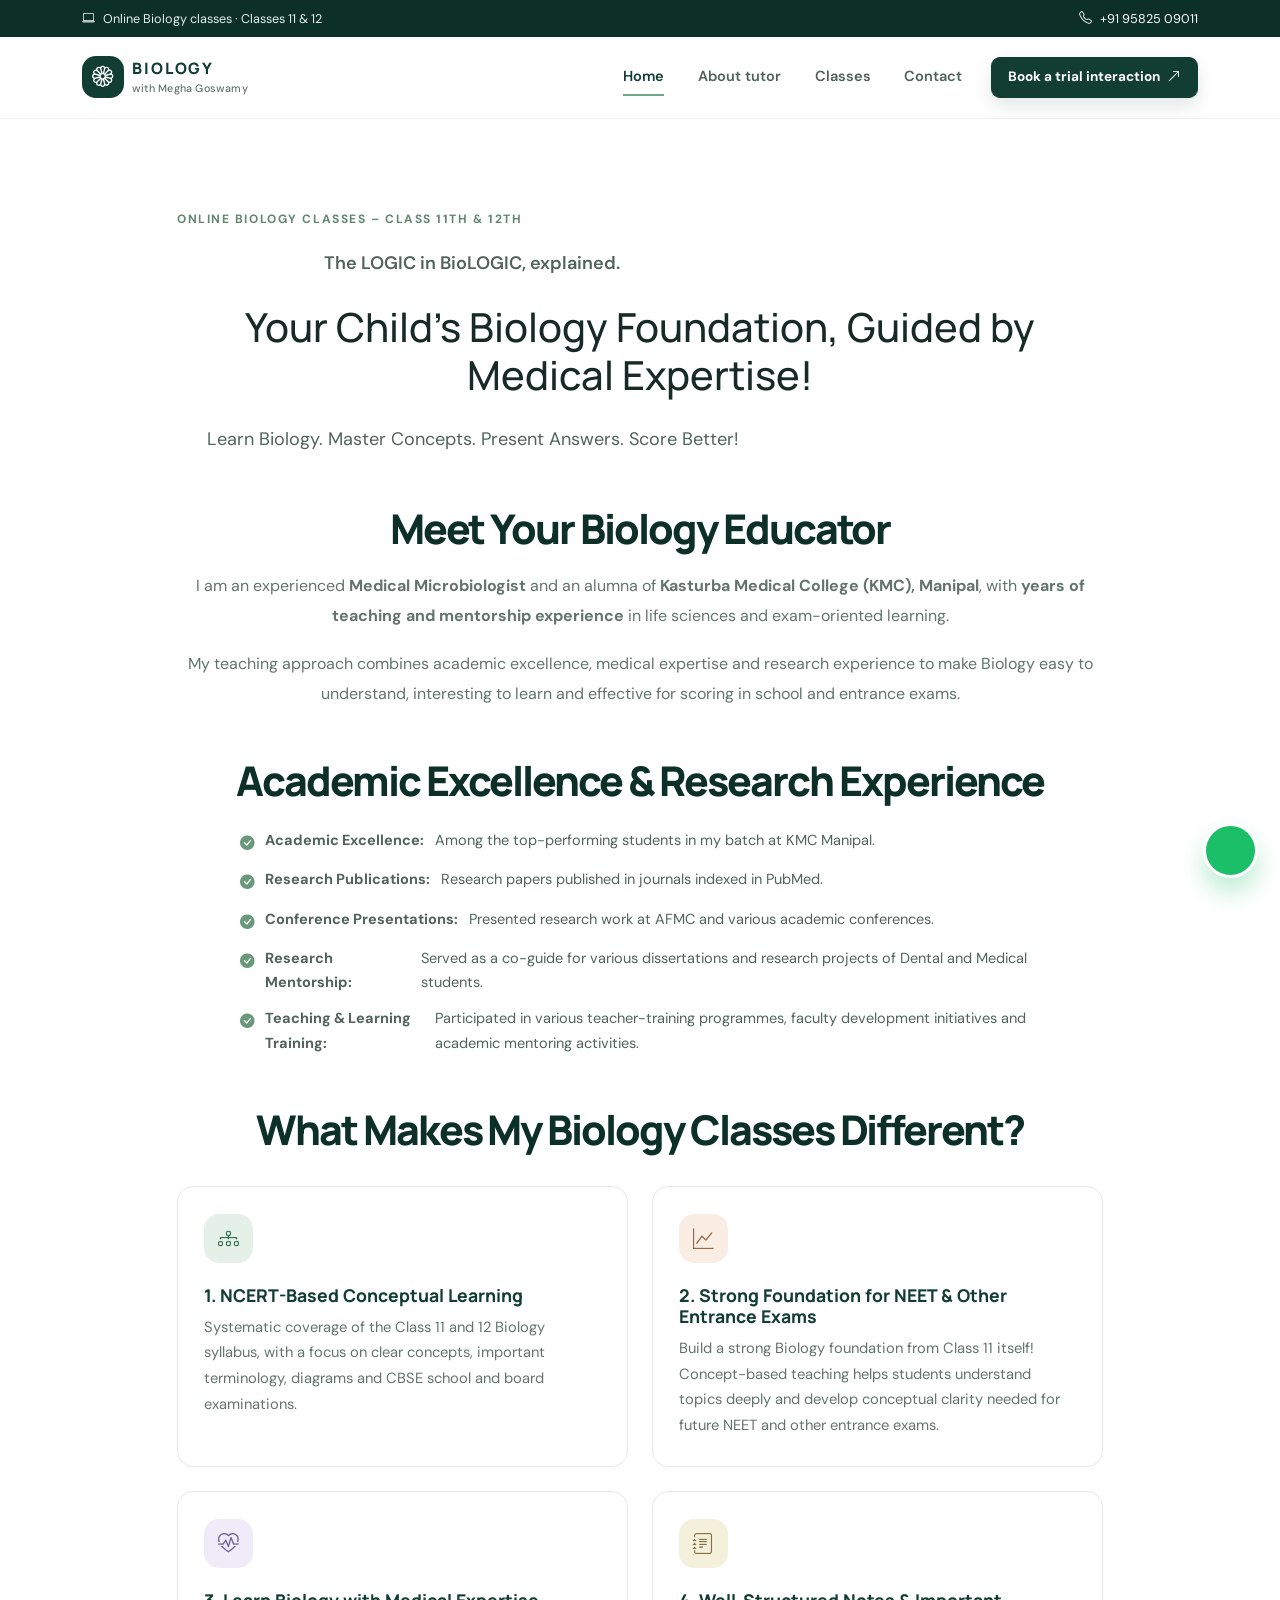
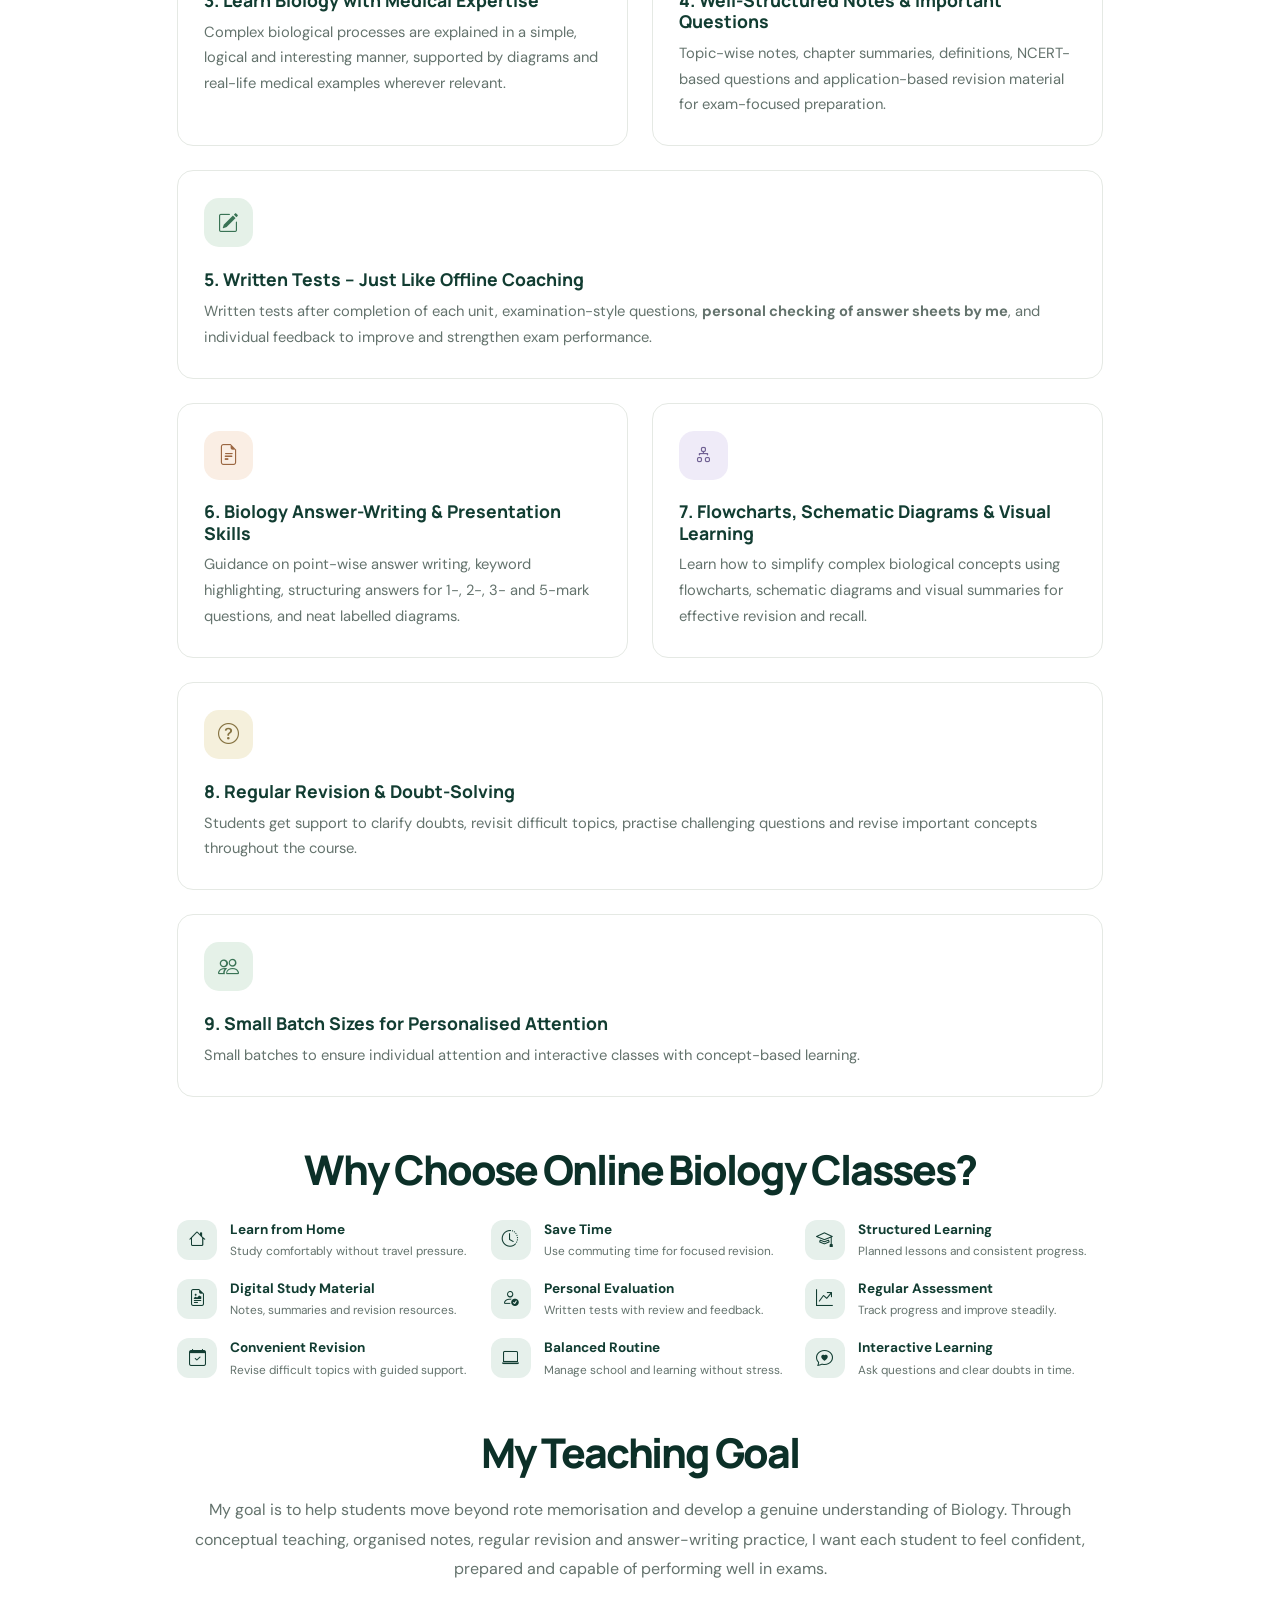
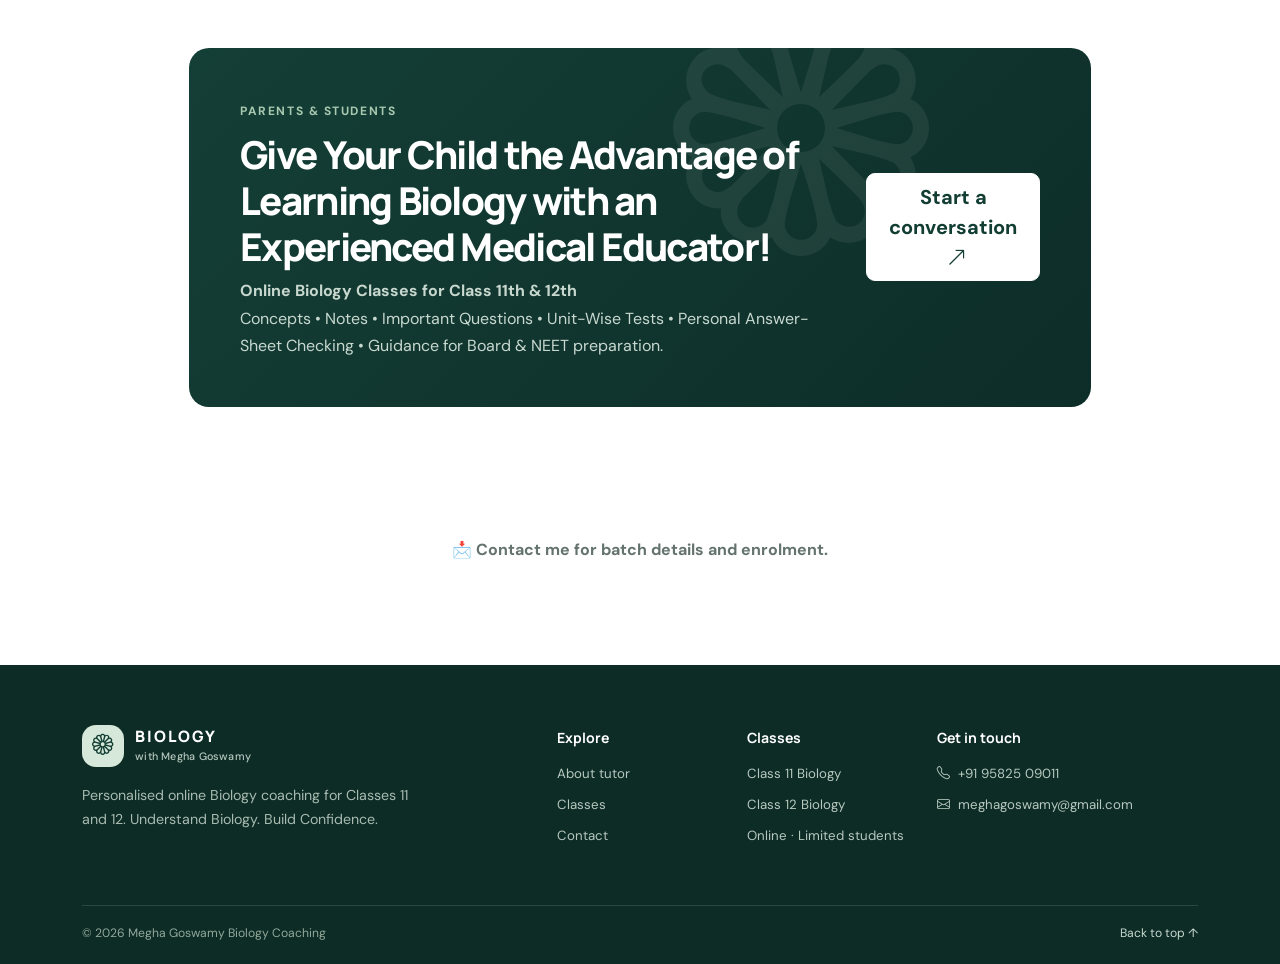
<file: index.html>
<!doctype html>
<html lang="en">
  <head>
    <meta charset="utf-8">
    <meta name="viewport" content="width=device-width, initial-scale=1">
    <meta name="description" content="Online Biology coaching for Classes 11 and 12 with Megha Goswamy. Build clear NCERT concepts, confidence and a strong foundation for future NEET preparation.">
    <meta name="theme-color" content="#123d32">
    <title>Online Biology Classes for Class 11 &amp; 12 | Megha Goswamy</title>
    <link rel="preconnect" href="https://fonts.googleapis.com">
    <link rel="preconnect" href="https://fonts.gstatic.com" crossorigin>
    <link href="https://fonts.googleapis.com/css2?family=DM+Sans:wght@400;500;600;700&family=Manrope:wght@400;500;600;700;800&display=swap" rel="stylesheet">
    <link href="https://cdn.jsdelivr.net/npm/bootstrap@5.3.3/dist/css/bootstrap.min.css" rel="stylesheet">
    <link href="https://cdn.jsdelivr.net/npm/bootstrap-icons@1.11.3/font/bootstrap-icons.min.css" rel="stylesheet">
    <link href="assets/css/styles.css" rel="stylesheet">
  </head>
  <body id="top">
    <div class="topbar">
      <div class="container d-flex justify-content-between align-items-center gap-3">
        <span><i class="bi bi-laptop me-2" aria-hidden="true"></i>Online Biology classes · Classes 11 &amp; 12</span>
        <a href="tel:+919582509011"><i class="bi bi-telephone me-2" aria-hidden="true"></i>+91 95825 09011</a>
      </div>
    </div>

    <nav class="navbar navbar-expand-lg site-nav sticky-top" aria-label="Main navigation">
      <div class="container">
        <a class="navbar-brand d-flex align-items-center gap-2" href="index.html" aria-label="Megha Goswamy Biology Coaching home">
          <span class="brand-mark"><i class="bi bi-flower1" aria-hidden="true"></i></span>
          <span class="brand-copy">BIOLOGY<span>with Megha Goswamy</span></span>
        </a>
        <button class="navbar-toggler" type="button" data-bs-toggle="collapse" data-bs-target="#siteNavigation" aria-controls="siteNavigation" aria-expanded="false" aria-label="Toggle navigation">
          <span class="navbar-toggler-icon"></span>
        </button>
        <div class="collapse navbar-collapse" id="siteNavigation">
          <ul class="navbar-nav ms-auto align-items-lg-center gap-lg-2">
            <li class="nav-item"><a class="nav-link active" aria-current="page" href="index.html">Home</a></li>
            <li class="nav-item"><a class="nav-link" href="about.html">About tutor</a></li>
            <li class="nav-item"><a class="nav-link" href="classes.html">Classes</a></li>
            <li class="nav-item"><a class="nav-link" href="contact.html">Contact</a></li>
            <li class="nav-item ms-lg-2"><a class="btn btn-primary-custom nav-cta" href="contact.html#enquiry">Book a trial interaction <i class="bi bi-arrow-up-right ms-1" aria-hidden="true"></i></a></li>
          </ul>
        </div>
      </div>
    </nav>

    <main>
      <section class="section-space">
        <div class="container">
          <div class="row justify-content-center">
            <div class="col-lg-10">
              <span class="section-kicker">ONLINE BIOLOGY CLASSES – CLASS 11th &amp; 12th</span>
              <p class="hero-lead mt-3 text-center fw-semibold">The LOGIC in BioLOGIC, explained.</p>
              <h1 class="mt-4 text-center">Your Child’s Biology Foundation, Guided by Medical Expertise!</h1>
              <p class="hero-lead mt-4 text-center">Learn Biology. Master Concepts. Present Answers. Score Better!</p>

              <div class="section-space-small mt-5">
                <h2 class="section-title text-center">Meet Your Biology Educator</h2>
                <p class="section-copy text-center">I am an experienced <strong>Medical Microbiologist</strong> and an alumna of <strong>Kasturba Medical College (KMC), Manipal</strong>, with <strong>years of teaching and mentorship experience</strong> in life sciences and exam-oriented learning.</p>
                <p class="section-copy text-center">My teaching approach combines academic excellence, medical expertise and research experience to make Biology easy to understand, interesting to learn and effective for scoring in school and entrance exams.</p>
              </div>

              <div class="section-space-small mt-5">
                <h2 class="section-title text-center">Academic Excellence &amp; Research Experience</h2>
                <ul class="check-list mx-auto" style="max-width: 800px;">
                  <li><i class="bi bi-check-circle-fill" aria-hidden="true"></i><strong>Academic Excellence:</strong> Among the top-performing students in my batch at KMC Manipal.</li>
                  <li><i class="bi bi-check-circle-fill" aria-hidden="true"></i><strong>Research Publications:</strong> Research papers published in journals indexed in PubMed.</li>
                  <li><i class="bi bi-check-circle-fill" aria-hidden="true"></i><strong>Conference Presentations:</strong> Presented research work at AFMC and various academic conferences.</li>
                  <li><i class="bi bi-check-circle-fill" aria-hidden="true"></i><strong>Research Mentorship:</strong> Served as a co-guide for various dissertations and research projects of Dental and Medical students.</li>
                  <li><i class="bi bi-check-circle-fill" aria-hidden="true"></i><strong>Teaching &amp; Learning Training:</strong> Participated in various teacher-training programmes, faculty development initiatives and academic mentoring activities.</li>
                </ul>
              </div>

              <div class="section-space-small mt-5">
                <h2 class="section-title text-center">What Makes My Biology Classes Different?</h2>
                <div class="row g-4 mt-2">
                  <div class="col-lg-6">
                    <article class="feature-card h-100">
                      <div class="feature-icon icon-mint"><i class="bi bi-diagram-3" aria-hidden="true"></i></div>
                      <h3>1. NCERT-Based Conceptual Learning</h3>
                      <p>Systematic coverage of the Class 11 and 12 Biology syllabus, with a focus on clear concepts, important terminology, diagrams and CBSE school and board examinations.</p>
                    </article>
                  </div>
                  <div class="col-lg-6">
                    <article class="feature-card h-100">
                      <div class="feature-icon icon-peach"><i class="bi bi-graph-up" aria-hidden="true"></i></div>
                      <h3>2. Strong Foundation for NEET &amp; Other Entrance Exams</h3>
                      <p>Build a strong Biology foundation from Class 11 itself! Concept-based teaching helps students understand topics deeply and develop conceptual clarity needed for future NEET and other entrance exams.</p>
                    </article>
                  </div>
                  <div class="col-lg-6">
                    <article class="feature-card h-100">
                      <div class="feature-icon icon-lilac"><i class="bi bi-heart-pulse" aria-hidden="true"></i></div>
                      <h3>3. Learn Biology with Medical Expertise</h3>
                      <p>Complex biological processes are explained in a simple, logical and interesting manner, supported by diagrams and real-life medical examples wherever relevant.</p>
                    </article>
                  </div>
                  <div class="col-lg-6">
                    <article class="feature-card h-100">
                      <div class="feature-icon icon-sand"><i class="bi bi-journal-text" aria-hidden="true"></i></div>
                      <h3>4. Well-Structured Notes &amp; Important Questions</h3>
                      <p>Topic-wise notes, chapter summaries, definitions, NCERT-based questions and application-based revision material for exam-focused preparation.</p>
                    </article>
                  </div>
                  <div class="col-lg-12">
                    <article class="feature-card h-100">
                      <div class="feature-icon icon-mint"><i class="bi bi-pencil-square" aria-hidden="true"></i></div>
                      <h3>5. Written Tests – Just Like Offline Coaching</h3>
                      <p>Written tests after completion of each unit, examination-style questions, <strong>personal checking of answer sheets by me</strong>, and individual feedback to improve and strengthen exam performance.</p>
                    </article>
                  </div>
                  <div class="col-lg-6">
                    <article class="feature-card h-100">
                      <div class="feature-icon icon-peach"><i class="bi bi-file-earmark-text" aria-hidden="true"></i></div>
                      <h3>6. Biology Answer-Writing &amp; Presentation Skills</h3>
                      <p>Guidance on point-wise answer writing, keyword highlighting, structuring answers for 1-, 2-, 3- and 5-mark questions, and neat labelled diagrams.</p>
                    </article>
                  </div>
                  <div class="col-lg-6">
                    <article class="feature-card h-100">
                      <div class="feature-icon icon-lilac"><i class="bi bi-diagram-2" aria-hidden="true"></i></div>
                      <h3>7. Flowcharts, Schematic Diagrams &amp; Visual Learning</h3>
                      <p>Learn how to simplify complex biological concepts using flowcharts, schematic diagrams and visual summaries for effective revision and recall.</p>
                    </article>
                  </div>
                  <div class="col-lg-12">
                    <article class="feature-card h-100">
                      <div class="feature-icon icon-sand"><i class="bi bi-question-circle" aria-hidden="true"></i></div>
                      <h3>8. Regular Revision &amp; Doubt-Solving</h3>
                      <p>Students get support to clarify doubts, revisit difficult topics, practise challenging questions and revise important concepts throughout the course.</p>
                    </article>
                  </div>
                  <div class="col-lg-12">
                    <article class="feature-card h-100">
                      <div class="feature-icon icon-mint"><i class="bi bi-people" aria-hidden="true"></i></div>
                      <h3>9. Small Batch Sizes for Personalised Attention</h3>
                      <p>Small batches to ensure individual attention and interactive classes with concept-based learning.</p>
                    </article>
                  </div>
                </div>
              </div>

              <div class="section-space-small mt-5">
                <h2 class="section-title text-center">Why Choose Online Biology Classes?</h2>
                <div class="row g-3 mt-2">
                  <div class="col-md-6 col-lg-4"><div class="trust-item h-100"><i class="bi bi-house" aria-hidden="true"></i><span><strong>Learn from Home</strong><small>Study comfortably without travel pressure.</small></span></div></div>
                  <div class="col-md-6 col-lg-4"><div class="trust-item h-100"><i class="bi bi-clock-history" aria-hidden="true"></i><span><strong>Save Time</strong><small>Use commuting time for focused revision.</small></span></div></div>
                  <div class="col-md-6 col-lg-4"><div class="trust-item h-100"><i class="bi bi-mortarboard" aria-hidden="true"></i><span><strong>Structured Learning</strong><small>Planned lessons and consistent progress.</small></span></div></div>
                  <div class="col-md-6 col-lg-4"><div class="trust-item h-100"><i class="bi bi-file-earmark-richtext" aria-hidden="true"></i><span><strong>Digital Study Material</strong><small>Notes, summaries and revision resources.</small></span></div></div>
                  <div class="col-md-6 col-lg-4"><div class="trust-item h-100"><i class="bi bi-person-check" aria-hidden="true"></i><span><strong>Personal Evaluation</strong><small>Written tests with review and feedback.</small></span></div></div>
                  <div class="col-md-6 col-lg-4"><div class="trust-item h-100"><i class="bi bi-graph-up-arrow" aria-hidden="true"></i><span><strong>Regular Assessment</strong><small>Track progress and improve steadily.</small></span></div></div>
                  <div class="col-md-6 col-lg-4"><div class="trust-item h-100"><i class="bi bi-calendar-check" aria-hidden="true"></i><span><strong>Convenient Revision</strong><small>Revise difficult topics with guided support.</small></span></div></div>
                  <div class="col-md-6 col-lg-4"><div class="trust-item h-100"><i class="bi bi-laptop" aria-hidden="true"></i><span><strong>Balanced Routine</strong><small>Manage school and learning without stress.</small></span></div></div>
                  <div class="col-md-6 col-lg-4"><div class="trust-item h-100"><i class="bi bi-chat-heart" aria-hidden="true"></i><span><strong>Interactive Learning</strong><small>Ask questions and clear doubts in time.</small></span></div></div>
                </div>
              </div>

              <div class="section-space-small mt-5">
                <h2 class="section-title text-center">My Teaching Goal</h2>
                <p class="section-copy text-center">My goal is to help students move beyond rote memorisation and develop a genuine understanding of Biology. Through conceptual teaching, organised notes, regular revision and answer-writing practice, I want each student to feel confident, prepared and capable of performing well in exams.</p>
              </div>

              <div class="cta-section mt-5">
                <div class="container">
                  <div class="cta-card">
                    <div>
                      <span class="section-kicker">Parents &amp; students</span>
                      <h2>Give Your Child the Advantage of Learning Biology with an Experienced Medical Educator!</h2>
                      <p><strong>Online Biology Classes for Class 11th &amp; 12th</strong><br>Concepts • Notes • Important Questions • Unit-Wise Tests • Personal Answer-Sheet Checking • Guidance for Board &amp; NEET preparation.</p>
                    </div>
                    <a class="btn btn-light-custom btn-lg" href="contact.html#enquiry">Start a conversation <i class="bi bi-arrow-up-right ms-2" aria-hidden="true"></i></a>
                    <div class="cta-decoration" aria-hidden="true"><i class="bi bi-flower1"></i></div>
                  </div>
                </div>
              </div>

              <div class="text-center mt-5">
                <p class="section-copy"><strong>📩 Contact me for batch details and enrolment.</strong></p>
              </div>
            </div>
          </div>
        </div>
      </section>
    </main>

    <footer class="site-footer">
      <div class="container">
        <div class="row gy-4">
          <div class="col-lg-5">
            <a class="footer-brand" href="index.html"><span class="brand-mark"><i class="bi bi-flower1" aria-hidden="true"></i></span><span class="brand-copy">BIOLOGY<span>with Megha Goswamy</span></span></a>
            <p class="footer-about mt-3">Personalised online Biology coaching for Classes 11 and 12. Understand Biology. Build Confidence.</p>
          </div>
          <div class="col-6 col-lg-2"><h2 class="footer-heading">Explore</h2><a href="about.html">About tutor</a><a href="classes.html">Classes</a><a href="contact.html">Contact</a></div>
          <div class="col-6 col-lg-2"><h2 class="footer-heading">Classes</h2><span>Class 11 Biology</span><span>Class 12 Biology</span><span>Online · Limited students</span></div>
          <div class="col-lg-3"><h2 class="footer-heading">Get in touch</h2><a href="tel:+919582509011"><i class="bi bi-telephone me-2" aria-hidden="true"></i>+91 95825 09011</a><a href="mailto:meghagoswamy@gmail.com"><i class="bi bi-envelope me-2" aria-hidden="true"></i>meghagoswamy@gmail.com</a></div>
        </div>
        <div class="footer-bottom"><span>© <span data-current-year></span> Megha Goswamy Biology Coaching</span><a href="#top" class="back-top">Back to top ↑</a></div>
      </div>
    </footer>
    <a class="whatsapp-float" href="https://wa.me/919582509011?text=Hello%20Megha%2C%20I%27d%20like%20to%20enquire%20about%20Biology%20classes." target="_blank" rel="noopener noreferrer" aria-label="Chat on WhatsApp"></a>
    <script src="https://cdn.jsdelivr.net/npm/bootstrap@5.3.3/dist/js/bootstrap.bundle.min.js"></script>
    <script src="assets/js/main.js"></script>
  </body>
</html>
</file>
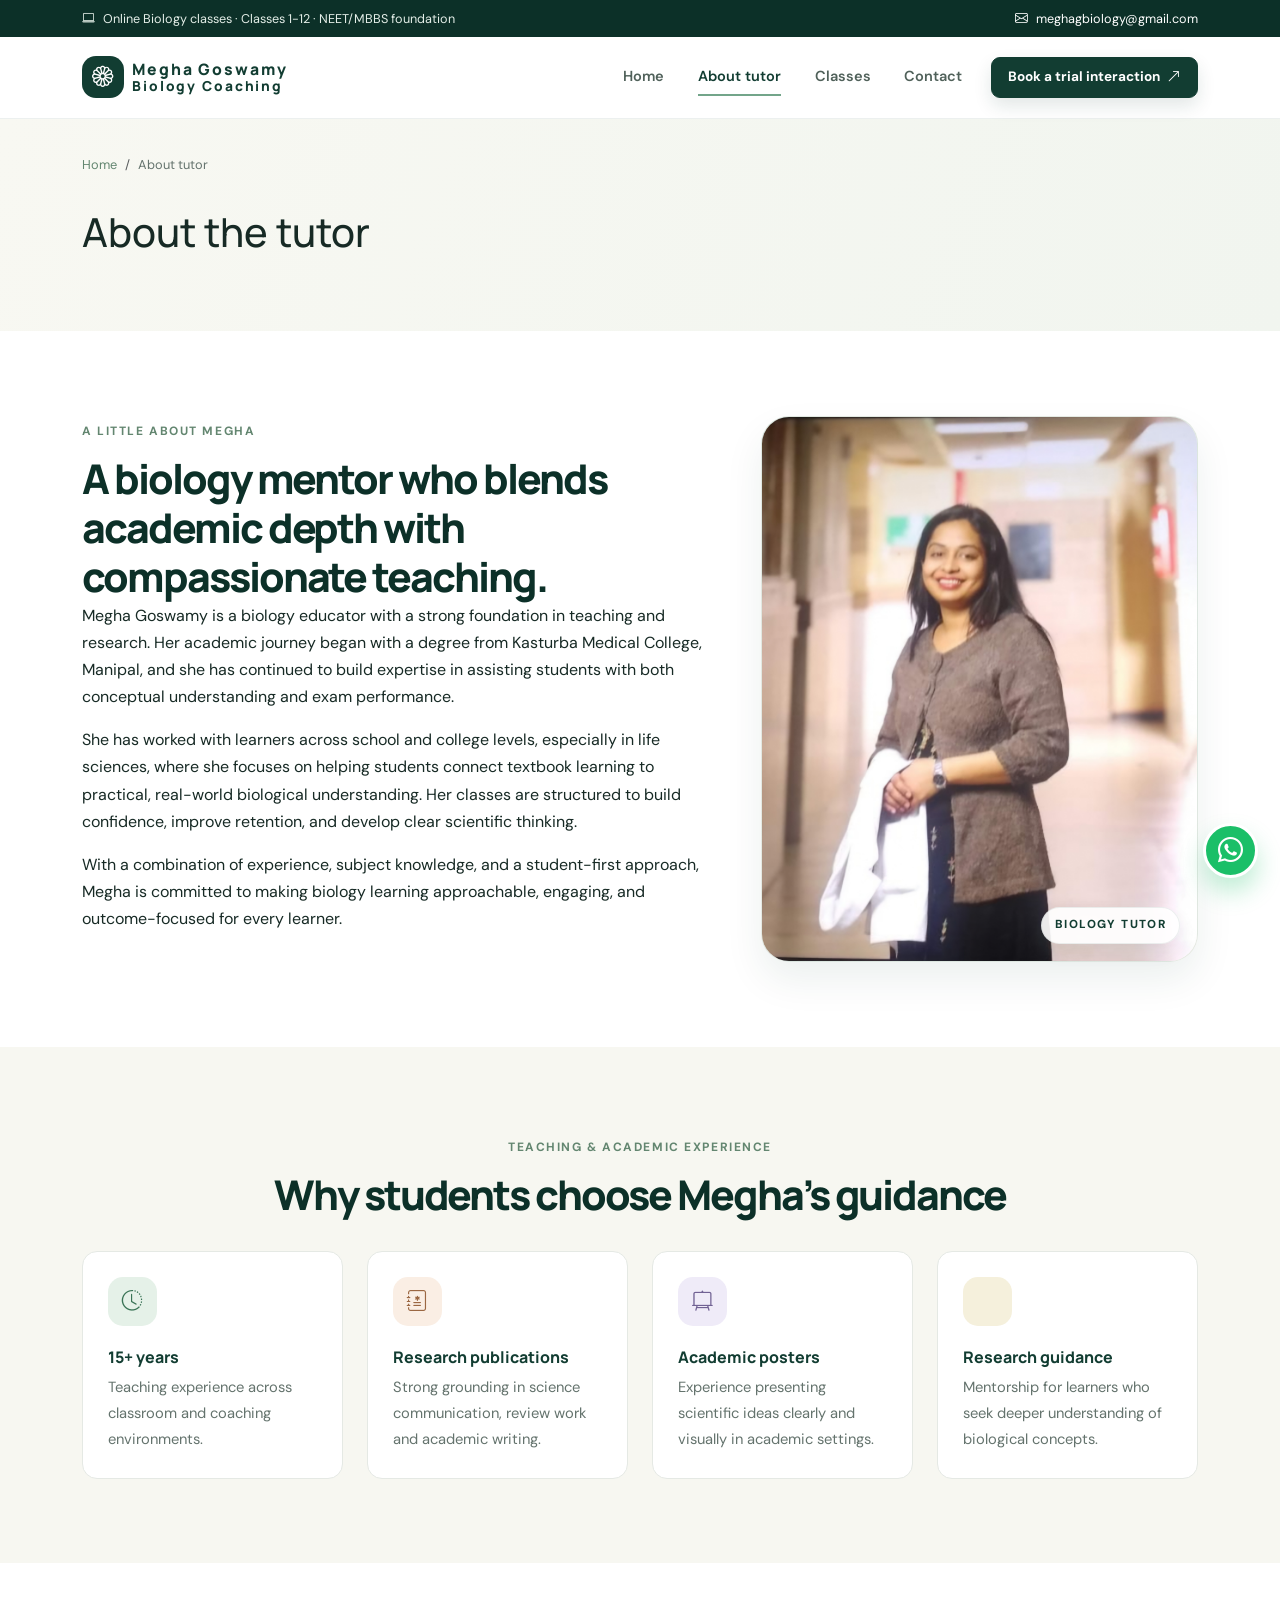
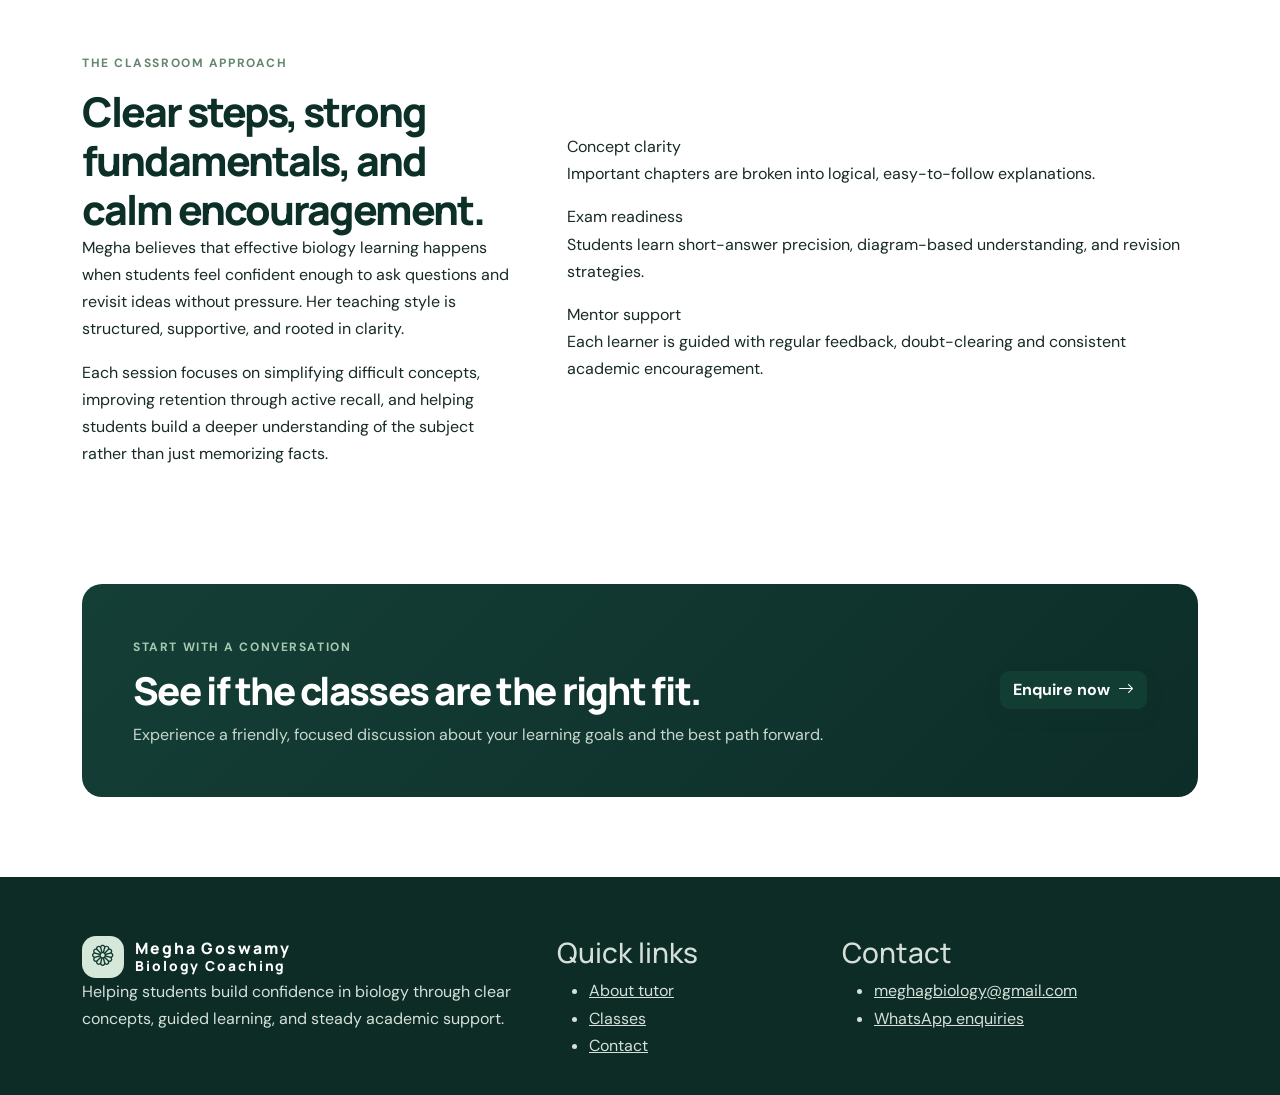
<file: about.html>
<!doctype html>
<html lang="en">
  <head>
    <meta charset="utf-8">
    <meta name="viewport" content="width=device-width, initial-scale=1">
    <meta name="description" content="Meet Megha Goswamy, Biology educator, Kasturba Medical College, Manipal alumnus and experienced teacher of MBBS, MD and Allied Health Sciences students.">
    <meta name="theme-color" content="#123d32">
    <title>About the Tutor | Megha Goswamy Biology Coaching</title>
    <link rel="preconnect" href="https://fonts.googleapis.com">
    <link rel="preconnect" href="https://fonts.gstatic.com" crossorigin>
    <link href="https://fonts.googleapis.com/css2?family=DM+Sans:wght@400;500;600;700&family=Manrope:wght@400;500;600;700;800&display=swap" rel="stylesheet">
    <link href="https://cdn.jsdelivr.net/npm/bootstrap@5.3.3/dist/css/bootstrap.min.css" rel="stylesheet">
    <link href="https://cdn.jsdelivr.net/npm/bootstrap-icons@1.11.3/font/bootstrap-icons.min.css" rel="stylesheet">
    <link href="assets/css/styles.css" rel="stylesheet">
  </head>
  <body id="top">
    <div class="topbar"><div class="container d-flex justify-content-between align-items-center gap-3"><span><i class="bi bi-laptop me-2" aria-hidden="true"></i>Online Biology classes · Classes 1-12 · NEET/MBBS foundation</span><a href="mailto:meghagbiology@gmail.com" aria-label="Email Megha Goswamy"><i class="bi bi-envelope me-2" aria-hidden="true"></i>meghagbiology@gmail.com</a></div></div>
    <nav class="navbar navbar-expand-lg site-nav sticky-top" aria-label="Main navigation">
      <div class="container">
        <a class="navbar-brand d-flex align-items-center gap-2" href="index.html" aria-label="Megha Goswamy Biology Coaching home"><span class="brand-mark"><i class="bi bi-flower1" aria-hidden="true"></i></span><span class="brand-copy"><strong>Megha Goswamy</strong><small>Biology Coaching</small></span></a>
        <button class="navbar-toggler" type="button" data-bs-toggle="collapse" data-bs-target="#siteNavigation" aria-controls="siteNavigation" aria-expanded="false" aria-label="Toggle navigation"><span class="navbar-toggler-icon"></span></button>
        <div class="collapse navbar-collapse" id="siteNavigation"><ul class="navbar-nav ms-auto align-items-lg-center gap-lg-2">
          <li class="nav-item"><a class="nav-link" href="index.html">Home</a></li><li class="nav-item"><a class="nav-link active" aria-current="page" href="about.html">About tutor</a></li><li class="nav-item"><a class="nav-link" href="classes.html">Classes</a></li><li class="nav-item"><a class="nav-link" href="contact.html">Contact</a></li>
          <li class="nav-item ms-lg-2"><a class="btn btn-primary-custom nav-cta" href="contact.html#enquiry">Book a trial interaction <i class="bi bi-arrow-up-right ms-1" aria-hidden="true"></i></a></li>
        </ul></div>
      </div>
    </nav>
    <main>
      <section class="page-hero"><div class="container"><nav aria-label="Breadcrumb"><ol class="breadcrumb"><li class="breadcrumb-item"><a href="index.html">Home</a></li><li class="breadcrumb-item active" aria-current="page">About tutor</li></ol></nav><h1>About the tutor</h1></div></section>
      <section class="section-space"><div class="container"><div class="row g-5 align-items-start"><div class="col-lg-7"><span class="section-kicker">A little about Megha</span><h2 class="section-title">A biology mentor who blends academic depth with compassionate teaching.</h2><p>Megha Goswamy is a biology educator with a strong foundation in teaching and research. Her academic journey began with a degree from Kasturba Medical College, Manipal, and she has continued to build expertise in assisting students with both conceptual understanding and exam performance.</p><p>She has worked with learners across school and college levels, especially in life sciences, where she focuses on helping students connect textbook learning to practical, real-world biological understanding. Her classes are structured to build confidence, improve retention, and develop clear scientific thinking.</p><p>With a combination of experience, subject knowledge, and a student-first approach, Megha is committed to making biology learning approachable, engaging, and outcome-focused for every learner.</p></div>
        <div class="col-lg-5">
          <div class="about-photo-wrapper">
            <div class="about-photo-frame">
              <img src="assets/IMG-20261028-WA0001.jpg" alt="Megha Goswamy smiling in a classroom setting">
            </div>
            <div class="about-photo-tag">Biology tutor</div>
          </div>
        </div>
      </div></div></section>
      <section class="credential-section section-space"><div class="container"><div class="section-heading text-center mx-auto"><span class="section-kicker">Teaching &amp; academic experience</span><h2 class="section-title">Why students choose Megha’s guidance</h2></div><div class="row g-4 mt-2"><div class="col-md-6 col-lg-3"><article class="credential-detail"><div class="feature-icon icon-mint"><i class="bi bi-clock-history" aria-hidden="true"></i></div><h3>15+ years</h3><p>Teaching experience across classroom and coaching environments.</p></article></div><div class="col-md-6 col-lg-3"><article class="credential-detail"><div class="feature-icon icon-peach"><i class="bi bi-journal-medical" aria-hidden="true"></i></div><h3>Research publications</h3><p>Strong grounding in science communication, review work and academic writing.</p></article></div><div class="col-md-6 col-lg-3"><article class="credential-detail"><div class="feature-icon icon-lilac"><i class="bi bi-easel2" aria-hidden="true"></i></div><h3>Academic posters</h3><p>Experience presenting scientific ideas clearly and visually in academic settings.</p></article></div><div class="col-md-6 col-lg-3"><article class="credential-detail"><div class="feature-icon icon-sand"><i class="bi bi-microscope" aria-hidden="true"></i></div><h3>Research guidance</h3><p>Mentorship for learners who seek deeper understanding of biological concepts.</p></article></div></div></div></section>
      <section class="section-space"><div class="container"><div class="row align-items-center g-5"><div class="col-lg-5"><span class="section-kicker">The classroom approach</span><h2 class="section-title">Clear steps, strong fundamentals, and calm encouragement.</h2><p>Megha believes that effective biology learning happens when students feel confident enough to ask questions and revisit ideas without pressure. Her teaching style is structured, supportive, and rooted in clarity.</p><p>Each session focuses on simplifying difficult concepts, improving retention through active recall, and helping students build a deeper understanding of the subject rather than just memorizing facts.</p></div><div class="col-lg-7"><div class="feature-panel"><div class="feature-panel-item"><span class="panel-badge">Concept clarity</span><p>Important chapters are broken into logical, easy-to-follow explanations.</p></div><div class="feature-panel-item"><span class="panel-badge">Exam readiness</span><p>Students learn short-answer precision, diagram-based understanding, and revision strategies.</p></div><div class="feature-panel-item"><span class="panel-badge">Mentor support</span><p>Each learner is guided with regular feedback, doubt-clearing and consistent academic encouragement.</p></div></div></div></div></div></section>
      <section class="cta-section"><div class="container"><div class="cta-card"><div><span class="section-kicker">Start with a conversation</span><h2>See if the classes are the right fit.</h2><p>Experience a friendly, focused discussion about your learning goals and the best path forward.</p></div><a class="btn btn-primary-custom" href="contact.html#enquiry">Enquire now <i class="bi bi-arrow-right ms-1" aria-hidden="true"></i></a></div></div></section>
    </main>
    <footer class="site-footer"><div class="container"><div class="row gy-4"><div class="col-lg-5"><a class="footer-brand" href="index.html"><span class="brand-mark"><i class="bi bi-flower1" aria-hidden="true"></i></span><span class="brand-copy"><strong>Megha Goswamy</strong><small>Biology Coaching</small></span></a><p>Helping students build confidence in biology through clear concepts, guided learning, and steady academic support.</p></div><div class="col-lg-3"><h3>Quick links</h3><ul><li><a href="about.html">About tutor</a></li><li><a href="classes.html">Classes</a></li><li><a href="contact.html">Contact</a></li></ul></div><div class="col-lg-4"><h3>Contact</h3><ul><li><a href="mailto:meghagbiology@gmail.com">meghagbiology@gmail.com</a></li><li><a href="https://wa.me/919582509011?text=Hello%20Megha%2C%20I%27d%20like%20to%20enquire%20about%20Biology%20classes." target="_blank" rel="noopener noreferrer">WhatsApp enquiries</a></li></ul></div></div></div></footer>
    <a class="whatsapp-float" href="https://wa.me/919582509011?text=Hello%20Megha%2C%20I%27d%20like%20to%20enquire%20about%20Biology%20classes." target="_blank" rel="noopener noreferrer" aria-label="Chat on WhatsApp"> <i class="bi bi-whatsapp" aria-hidden="true"></i> </a>
    <script src="https://cdn.jsdelivr.net/npm/bootstrap@5.3.3/dist/js/bootstrap.bundle.min.js"></script><script src="assets/js/main.js"></script>
  </body>
</html>
</file>
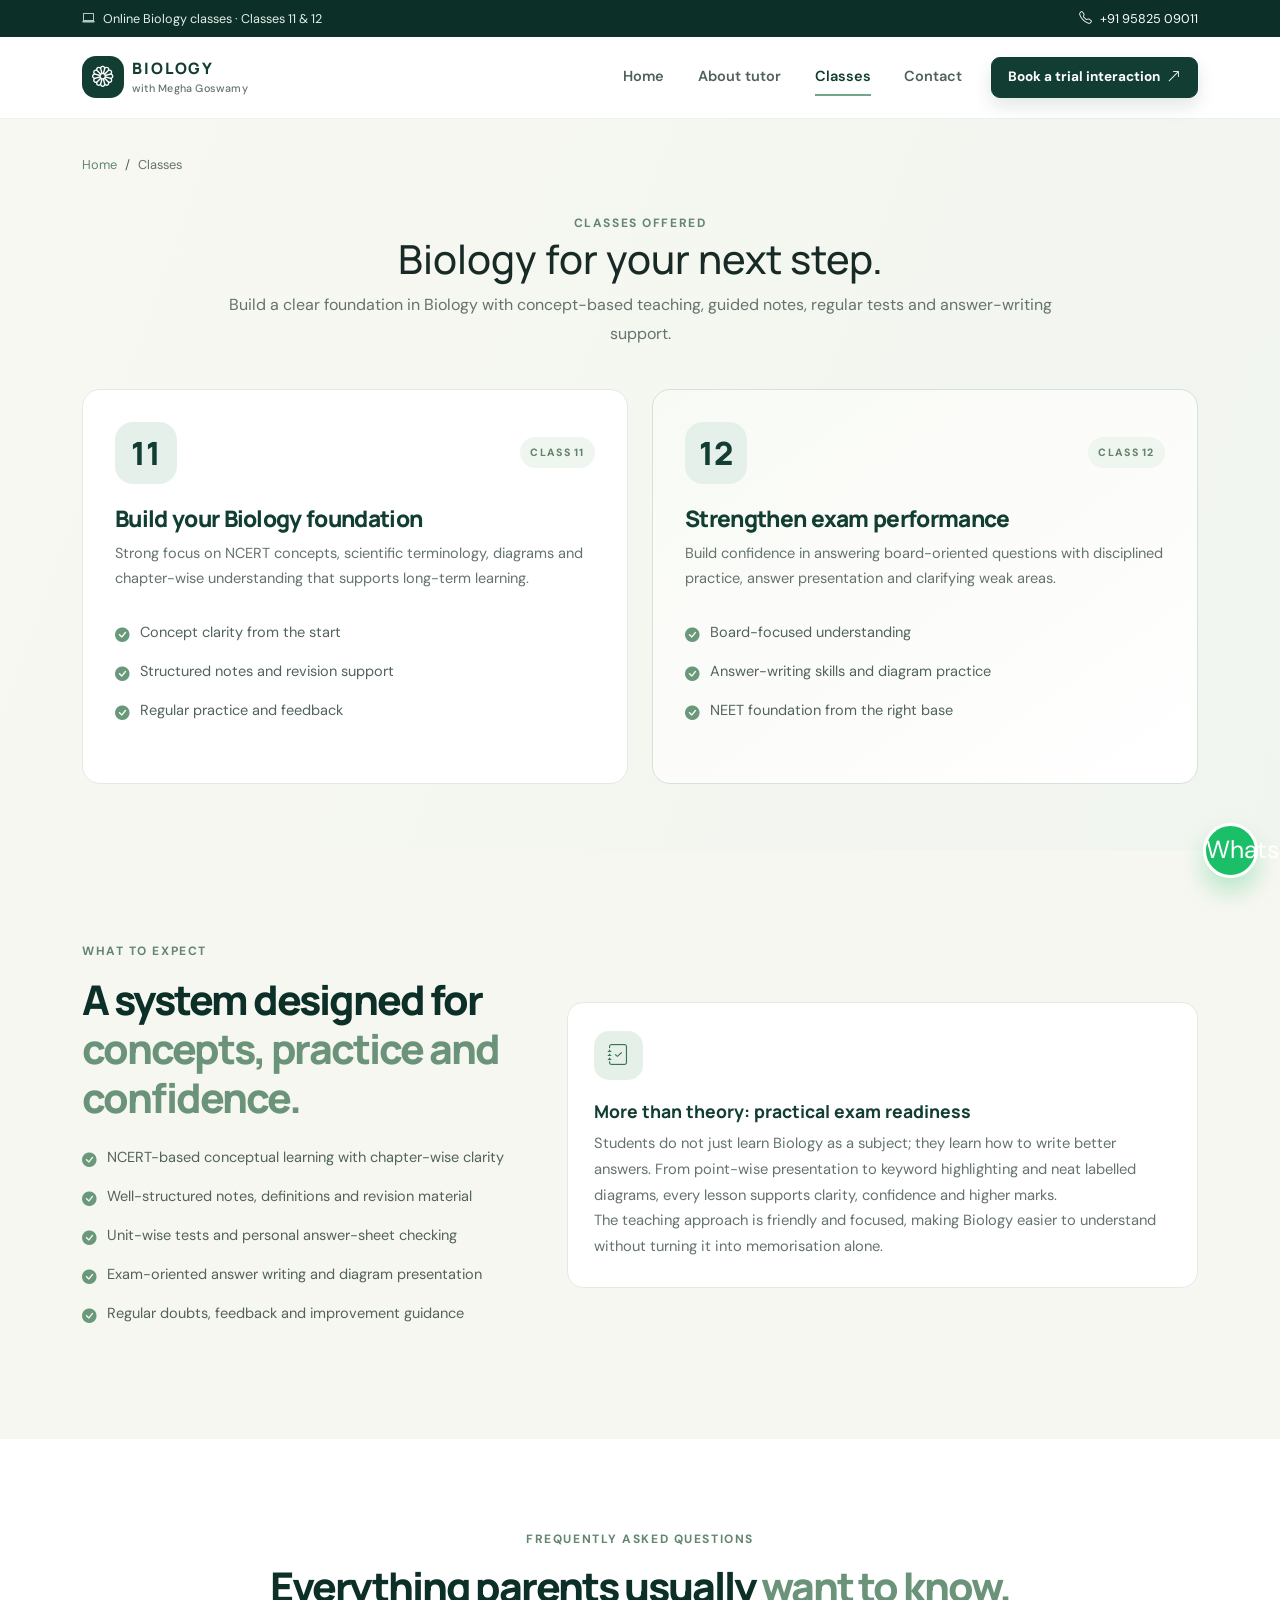
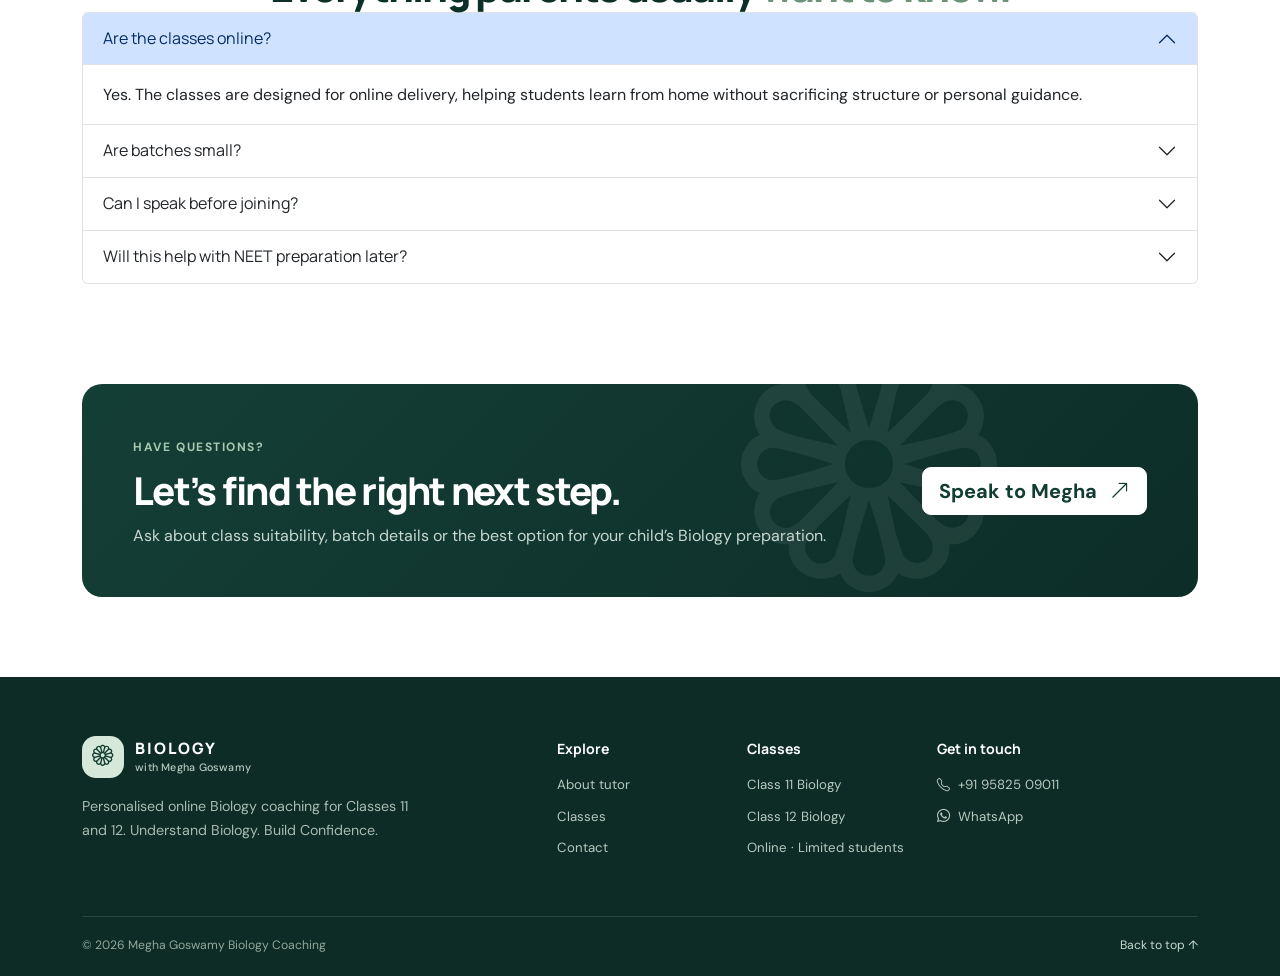
<file: classes.html>
<!doctype html>
<html lang="en">
  <head>
    <meta charset="utf-8">
    <meta name="viewport" content="width=device-width, initial-scale=1">
    <meta name="description" content="Explore personalised online Biology coaching for Class 11 and Class 12, with NCERT concepts, structured notes, exam writing guidance and doubt-solving support.">
    <meta name="theme-color" content="#123d32">
    <title>Biology Classes 11 &amp; 12 | Megha Goswamy</title>
    <link rel="preconnect" href="https://fonts.googleapis.com">
    <link rel="preconnect" href="https://fonts.gstatic.com" crossorigin>
    <link href="https://fonts.googleapis.com/css2?family=DM+Sans:wght@400;500;600;700&family=Manrope:wght@400;500;600;700;800&display=swap" rel="stylesheet">
    <link href="https://cdn.jsdelivr.net/npm/bootstrap@5.3.3/dist/css/bootstrap.min.css" rel="stylesheet">
    <link href="https://cdn.jsdelivr.net/npm/bootstrap-icons@1.11.3/font/bootstrap-icons.min.css" rel="stylesheet">
    <link href="assets/css/styles.css" rel="stylesheet">
  </head>
  <body id="top">
    <div class="topbar">
      <div class="container d-flex justify-content-between align-items-center gap-3">
        <span><i class="bi bi-laptop me-2" aria-hidden="true"></i>Online Biology classes · Classes 11 &amp; 12</span>
        <a href="tel:+919582509011"><i class="bi bi-telephone me-2" aria-hidden="true"></i>+91 95825 09011</a>
      </div>
    </div>

    <nav class="navbar navbar-expand-lg site-nav sticky-top" aria-label="Main navigation">
      <div class="container">
        <a class="navbar-brand d-flex align-items-center gap-2" href="index.html" aria-label="Megha Goswamy Biology Coaching home">
          <span class="brand-mark"><i class="bi bi-flower1" aria-hidden="true"></i></span>
          <span class="brand-copy">BIOLOGY<span>with Megha Goswamy</span></span>
        </a>
        <button class="navbar-toggler" type="button" data-bs-toggle="collapse" data-bs-target="#siteNavigation" aria-controls="siteNavigation" aria-expanded="false" aria-label="Toggle navigation">
          <span class="navbar-toggler-icon"></span>
        </button>
        <div class="collapse navbar-collapse" id="siteNavigation">
          <ul class="navbar-nav ms-auto align-items-lg-center gap-lg-2">
            <li class="nav-item"><a class="nav-link" href="index.html">Home</a></li>
            <li class="nav-item"><a class="nav-link" href="about.html">About tutor</a></li>
            <li class="nav-item"><a class="nav-link active" aria-current="page" href="classes.html">Classes</a></li>
            <li class="nav-item"><a class="nav-link" href="contact.html">Contact</a></li>
            <li class="nav-item ms-lg-2"><a class="btn btn-primary-custom nav-cta" href="contact.html#enquiry">Book a trial interaction <i class="bi bi-arrow-up-right ms-1" aria-hidden="true"></i></a></li>
          </ul>
        </div>
      </div>
    </nav>

    <main>
      <section class="page-hero">
        <div class="container">
          <nav aria-label="Breadcrumb">
            <ol class="breadcrumb">
              <li class="breadcrumb-item"><a href="index.html">Home</a></li>
              <li class="breadcrumb-item active" aria-current="page">Classes</li>
            </ol>
          </nav>
          <div class="section-heading text-center mx-auto">
            <span class="section-kicker">Classes offered</span>
            <h1>Biology for your <span>next step.</span></h1>
            <p>Build a clear foundation in Biology with concept-based teaching, guided notes, regular tests and answer-writing support.</p>
          </div>
          <div class="row g-4 mt-2">
            <div class="col-lg-6">
              <article class="class-card h-100">
                <div class="class-card-top"><span class="class-number">11</span><span class="class-tag">CLASS 11</span></div>
                <h3>Build your Biology foundation</h3>
                <p>Strong focus on NCERT concepts, scientific terminology, diagrams and chapter-wise understanding that supports long-term learning.</p>
                <ul class="check-list">
                  <li><i class="bi bi-check-circle-fill" aria-hidden="true"></i>Concept clarity from the start</li>
                  <li><i class="bi bi-check-circle-fill" aria-hidden="true"></i>Structured notes and revision support</li>
                  <li><i class="bi bi-check-circle-fill" aria-hidden="true"></i>Regular practice and feedback</li>
                </ul>
              </article>
            </div>
            <div class="col-lg-6">
              <article class="class-card class-card-highlight h-100">
                <div class="class-card-top"><span class="class-number">12</span><span class="class-tag">CLASS 12</span></div>
                <h3>Strengthen exam performance</h3>
                <p>Build confidence in answering board-oriented questions with disciplined practice, answer presentation and clarifying weak areas.</p>
                <ul class="check-list">
                  <li><i class="bi bi-check-circle-fill" aria-hidden="true"></i>Board-focused understanding</li>
                  <li><i class="bi bi-check-circle-fill" aria-hidden="true"></i>Answer-writing skills and diagram practice</li>
                  <li><i class="bi bi-check-circle-fill" aria-hidden="true"></i>NEET foundation from the right base</li>
                </ul>
              </article>
            </div>
          </div>
        </div>
      </section>

      <section class="teaching-section section-space">
        <div class="container">
          <div class="row g-5 align-items-center">
            <div class="col-lg-5">
              <span class="section-kicker">What to expect</span>
              <h2 class="section-title">A system designed for <span>concepts, practice and confidence.</span></h2>
              <ul class="check-list">
                <li><i class="bi bi-check-circle-fill" aria-hidden="true"></i>NCERT-based conceptual learning with chapter-wise clarity</li>
                <li><i class="bi bi-check-circle-fill" aria-hidden="true"></i>Well-structured notes, definitions and revision material</li>
                <li><i class="bi bi-check-circle-fill" aria-hidden="true"></i>Unit-wise tests and personal answer-sheet checking</li>
                <li><i class="bi bi-check-circle-fill" aria-hidden="true"></i>Exam-oriented answer writing and diagram presentation</li>
                <li><i class="bi bi-check-circle-fill" aria-hidden="true"></i>Regular doubts, feedback and improvement guidance</li>
              </ul>
            </div>
            <div class="col-lg-7">
              <div class="feature-card h-100">
                <div class="feature-icon icon-mint"><i class="bi bi-journal-check" aria-hidden="true"></i></div>
                <h3>More than theory: practical exam readiness</h3>
                <p>Students do not just learn Biology as a subject; they learn how to write better answers. From point-wise presentation to keyword highlighting and neat labelled diagrams, every lesson supports clarity, confidence and higher marks.</p>
                <p>The teaching approach is friendly and focused, making Biology easier to understand without turning it into memorisation alone.</p>
              </div>
            </div>
          </div>
        </div>
      </section>

      <section class="section-space">
        <div class="container">
          <div class="section-heading text-center mx-auto">
            <span class="section-kicker">Frequently asked questions</span>
            <h2>Everything parents usually <span>want to know.</span></h2>
          </div>
          <div class="accordion" id="faqAccordion">
            <div class="accordion-item">
              <h3 class="accordion-header">
                <button class="accordion-button" type="button" data-bs-toggle="collapse" data-bs-target="#faqOnline" aria-expanded="true" aria-controls="faqOnline">Are the classes online?</button>
              </h3>
              <div id="faqOnline" class="accordion-collapse collapse show" data-bs-parent="#faqAccordion">
                <div class="accordion-body">Yes. The classes are designed for online delivery, helping students learn from home without sacrificing structure or personal guidance.</div>
              </div>
            </div>
            <div class="accordion-item">
              <h3 class="accordion-header">
                <button class="accordion-button collapsed" type="button" data-bs-toggle="collapse" data-bs-target="#faqSize" aria-expanded="false" aria-controls="faqSize">Are batches small?</button>
              </h3>
              <div id="faqSize" class="accordion-collapse collapse" data-bs-parent="#faqAccordion">
                <div class="accordion-body">Yes. The goal is to keep the learning environment focused and personal, so each student gets support, feedback and time to clear doubts.</div>
              </div>
            </div>
            <div class="accordion-item">
              <h3 class="accordion-header">
                <button class="accordion-button collapsed" type="button" data-bs-toggle="collapse" data-bs-target="#faqTrial" aria-expanded="false" aria-controls="faqTrial">Can I speak before joining?</button>
              </h3>
              <div id="faqTrial" class="accordion-collapse collapse" data-bs-parent="#faqAccordion">
                <div class="accordion-body">Absolutely. You can enquire for a trial interaction to understand the teaching style, class format and whether it fits your child’s needs.</div>
              </div>
            </div>
            <div class="accordion-item">
              <h3 class="accordion-header">
                <button class="accordion-button collapsed" type="button" data-bs-toggle="collapse" data-bs-target="#faqNeet" aria-expanded="false" aria-controls="faqNeet">Will this help with NEET preparation later?</button>
              </h3>
              <div id="faqNeet" class="accordion-collapse collapse" data-bs-parent="#faqAccordion">
                <div class="accordion-body">Yes. The classes focus on building a strong Biology base from Class 11 onward, which helps students understand concepts deeply and prepares them for future competitive needs.</div>
              </div>
            </div>
          </div>
        </div>
      </section>

      <section class="cta-section">
        <div class="container">
          <div class="cta-card">
            <div>
              <span class="section-kicker">Have questions?</span>
              <h2>Let’s find the right next step.</h2>
              <p>Ask about class suitability, batch details or the best option for your child’s Biology preparation.</p>
            </div>
            <a class="btn btn-light-custom btn-lg" href="contact.html#enquiry">Speak to Megha <i class="bi bi-arrow-up-right ms-2" aria-hidden="true"></i></a>
            <div class="cta-decoration" aria-hidden="true"><i class="bi bi-flower1"></i></div>
          </div>
        </div>
      </section>
    </main>

    <footer class="site-footer">
      <div class="container">
        <div class="row gy-4">
          <div class="col-lg-5">
            <a class="footer-brand" href="index.html"><span class="brand-mark"><i class="bi bi-flower1" aria-hidden="true"></i></span><span class="brand-copy">BIOLOGY<span>with Megha Goswamy</span></span></a>
            <p class="footer-about mt-3">Personalised online Biology coaching for Classes 11 and 12. Understand Biology. Build Confidence.</p>
          </div>
          <div class="col-6 col-lg-2"><h2 class="footer-heading">Explore</h2><a href="about.html">About tutor</a><a href="classes.html">Classes</a><a href="contact.html">Contact</a></div>
          <div class="col-6 col-lg-2"><h2 class="footer-heading">Classes</h2><span>Class 11 Biology</span><span>Class 12 Biology</span><span>Online · Limited students</span></div>
          <div class="col-lg-3"><h2 class="footer-heading">Get in touch</h2><a href="tel:+919582509011"><i class="bi bi-telephone me-2" aria-hidden="true"></i>+91 95825 09011</a><a href="https://wa.me/919582509011?text=Hello%20Megha%2C%20I%27d%20like%20to%20enquire%20about%20Biology%20classes." target="_blank" rel="noopener noreferrer"><i class="bi bi-whatsapp me-2" aria-hidden="true"></i>WhatsApp</a></div>
        </div>
        <div class="footer-bottom"><span>© <span data-current-year></span> Megha Goswamy Biology Coaching</span><a href="#top" class="back-top">Back to top ↑</a></div>
      </div>
    </footer>
    <a class="whatsapp-float" href="https://wa.me/919582509011?text=Hello%20Megha%2C%20I%27d%20like%20to%20enquire%20about%20Biology%20classes." target="_blank" rel="noopener noreferrer" aria-label="Chat on WhatsApp">WhatsApp</a>
    <script src="https://cdn.jsdelivr.net/npm/bootstrap@5.3.3/dist/js/bootstrap.bundle.min.js"></script>
    <script src="assets/js/main.js"></script>
  </body>
</html>
</file>
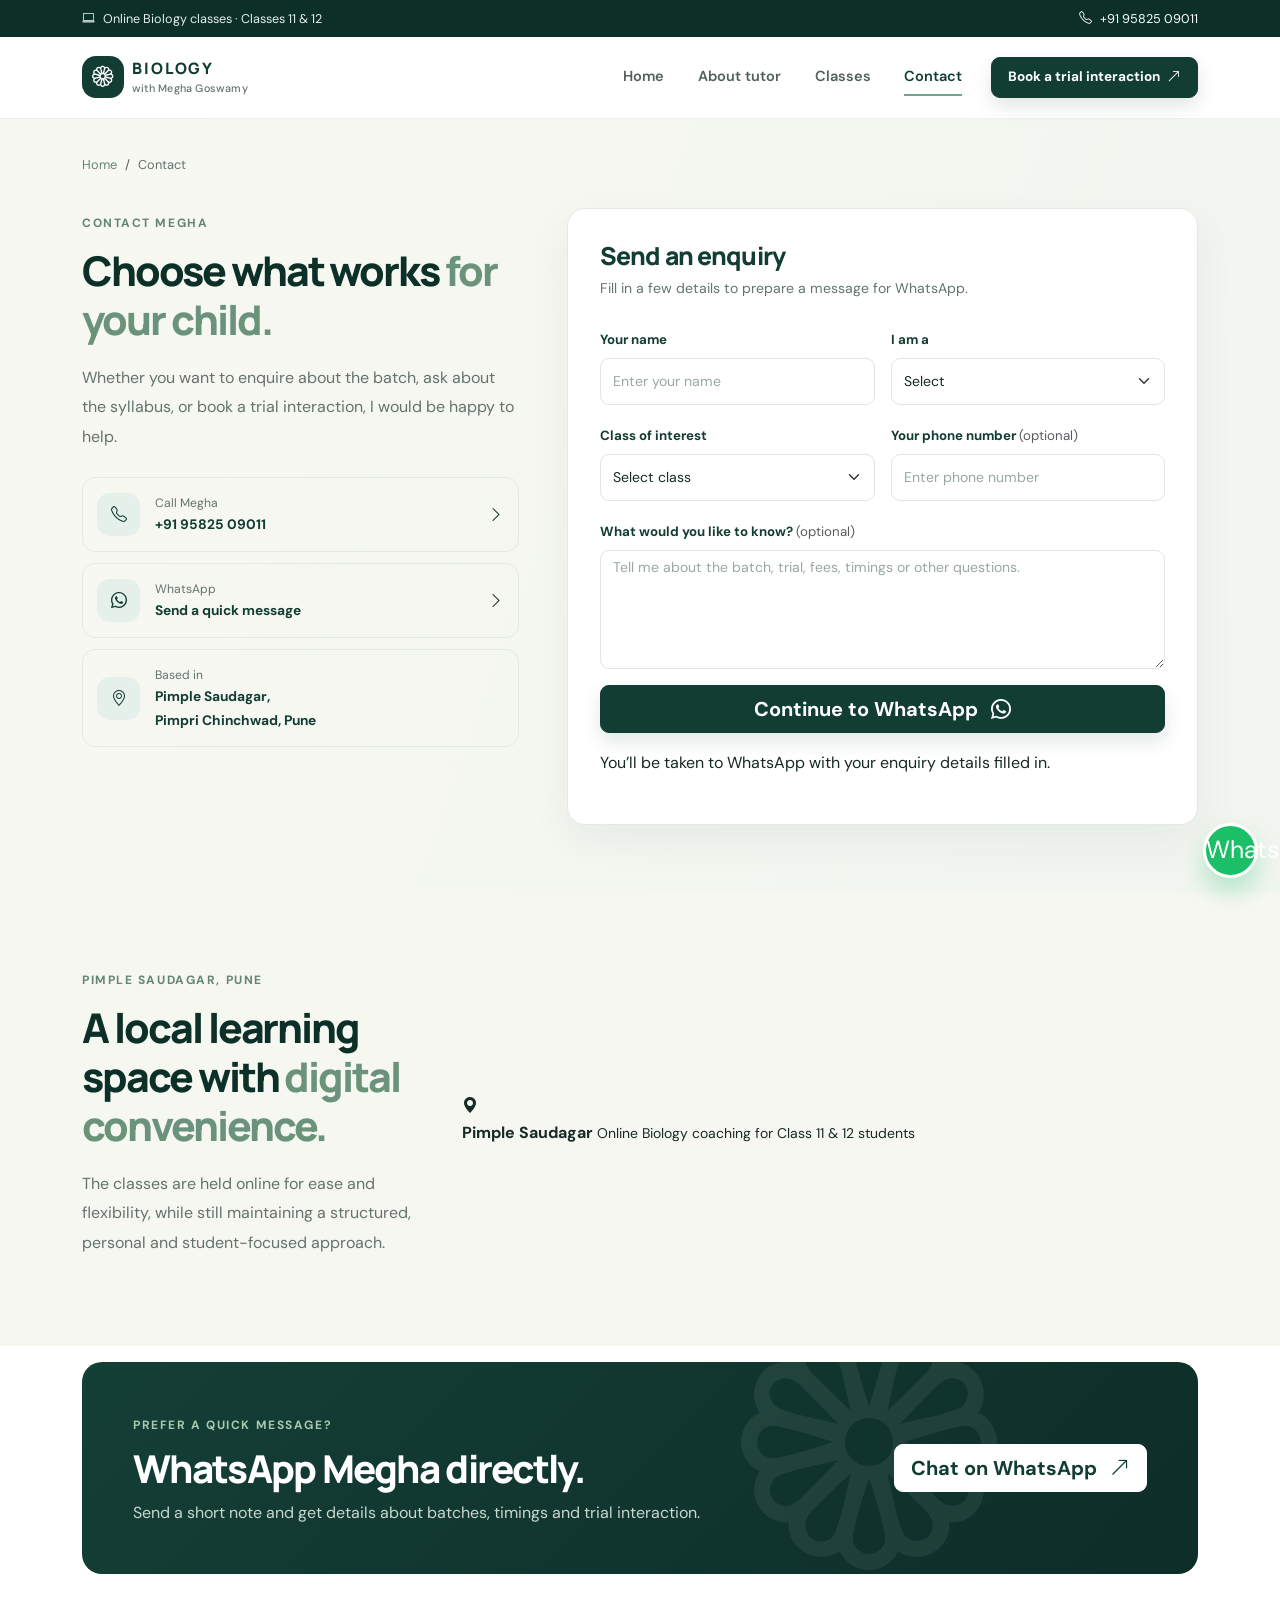
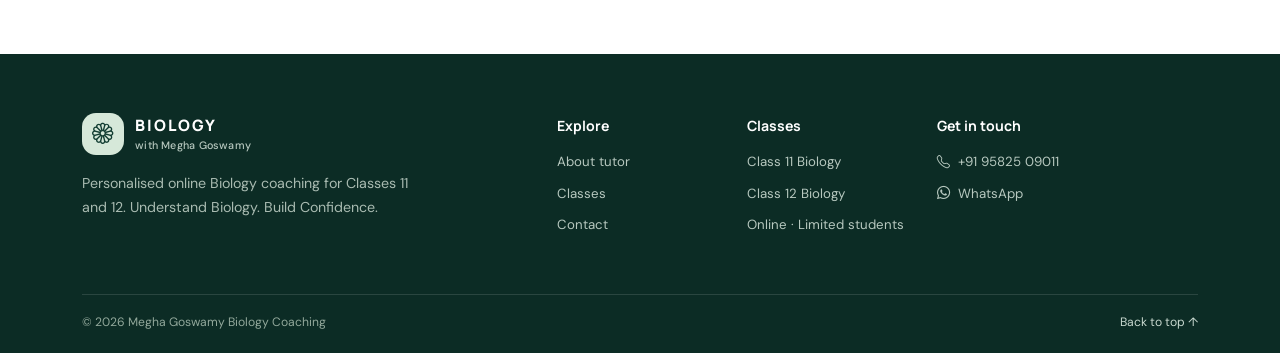
<file: contact.html>
<!doctype html>
<html lang="en">
  <head>
    <meta charset="utf-8">
    <meta name="viewport" content="width=device-width, initial-scale=1">
    <meta name="description" content="Contact Megha Goswamy for online Biology coaching for Classes 11 and 12, batch details, trial interaction and personalised academic support.">
    <meta name="theme-color" content="#123d32">
    <title>Contact &amp; Enquire | Megha Goswamy Biology Coaching</title>
    <link rel="preconnect" href="https://fonts.googleapis.com">
    <link rel="preconnect" href="https://fonts.gstatic.com" crossorigin>
    <link href="https://fonts.googleapis.com/css2?family=DM+Sans:wght@400;500;600;700&family=Manrope:wght@400;500;600;700;800&display=swap" rel="stylesheet">
    <link href="https://cdn.jsdelivr.net/npm/bootstrap@5.3.3/dist/css/bootstrap.min.css" rel="stylesheet">
    <link href="https://cdn.jsdelivr.net/npm/bootstrap-icons@1.11.3/font/bootstrap-icons.min.css" rel="stylesheet">
    <link href="assets/css/styles.css" rel="stylesheet">
  </head>
  <body id="top">
    <div class="topbar">
      <div class="container d-flex justify-content-between align-items-center gap-3">
        <span><i class="bi bi-laptop me-2" aria-hidden="true"></i>Online Biology classes · Classes 11 &amp; 12</span>
        <a href="tel:+919582509011"><i class="bi bi-telephone me-2" aria-hidden="true"></i>+91 95825 09011</a>
      </div>
    </div>

    <nav class="navbar navbar-expand-lg site-nav sticky-top" aria-label="Main navigation">
      <div class="container">
        <a class="navbar-brand d-flex align-items-center gap-2" href="index.html" aria-label="Megha Goswamy Biology Coaching home">
          <span class="brand-mark"><i class="bi bi-flower1" aria-hidden="true"></i></span>
          <span class="brand-copy">BIOLOGY<span>with Megha Goswamy</span></span>
        </a>
        <button class="navbar-toggler" type="button" data-bs-toggle="collapse" data-bs-target="#siteNavigation" aria-controls="siteNavigation" aria-expanded="false" aria-label="Toggle navigation">
          <span class="navbar-toggler-icon"></span>
        </button>
        <div class="collapse navbar-collapse" id="siteNavigation">
          <ul class="navbar-nav ms-auto align-items-lg-center gap-lg-2">
            <li class="nav-item"><a class="nav-link" href="index.html">Home</a></li>
            <li class="nav-item"><a class="nav-link" href="about.html">About tutor</a></li>
            <li class="nav-item"><a class="nav-link" href="classes.html">Classes</a></li>
            <li class="nav-item"><a class="nav-link active" aria-current="page" href="contact.html">Contact</a></li>
            <li class="nav-item ms-lg-2"><a class="btn btn-primary-custom nav-cta" href="contact.html#enquiry">Book a trial interaction <i class="bi bi-arrow-up-right ms-1" aria-hidden="true"></i></a></li>
          </ul>
        </div>
      </div>
    </nav>

    <main>
      <section class="page-hero">
        <div class="container">
          <nav aria-label="Breadcrumb">
            <ol class="breadcrumb">
              <li class="breadcrumb-item"><a href="index.html">Home</a></li>
              <li class="breadcrumb-item active" aria-current="page">Contact</li>
            </ol>
          </nav>
          <div class="row g-5">
            <div class="col-lg-5">
              <span class="section-kicker">Contact Megha</span>
              <h1 class="section-title">Choose what works <span>for your child.</span></h1>
              <p class="section-copy">Whether you want to enquire about the batch, ask about the syllabus, or book a trial interaction, I would be happy to help.</p>
              <div class="contact-methods">
                <a class="contact-method" href="tel:+919582509011"><span><i class="bi bi-telephone" aria-hidden="true"></i></span><p><small>Call Megha</small><strong>+91 95825 09011</strong></p><i class="bi bi-chevron-right" aria-hidden="true"></i></a>
                <a class="contact-method" href="https://wa.me/919582509011?text=Hello%20Megha%2C%20I%27d%20like%20to%20enquire%20about%20Biology%20classes." target="_blank" rel="noopener noreferrer"><span><i class="bi bi-whatsapp" aria-hidden="true"></i></span><p><small>WhatsApp</small><strong>Send a quick message</strong></p><i class="bi bi-chevron-right" aria-hidden="true"></i></a>
                <div class="contact-method"><span><i class="bi bi-geo-alt" aria-hidden="true"></i></span><p><small>Based in</small><strong>Pimple Saudagar,<br>Pimpri Chinchwad, Pune</strong></p></div>
              </div>
            </div>
            <div class="col-lg-7" id="enquiry">
              <div class="enquiry-card">
                <h2>Send an enquiry</h2>
                <p>Fill in a few details to prepare a message for WhatsApp.</p>
                <form id="enquiryForm">
                  <div class="row g-3">
                    <div class="col-md-6">
                      <label class="form-label" for="enquiryName">Your name</label>
                      <input class="form-control" id="enquiryName" name="name" type="text" autocomplete="name" placeholder="Enter your name" required>
                    </div>
                    <div class="col-md-6">
                      <label class="form-label" for="enquiryRole">I am a</label>
                      <select class="form-select" id="enquiryRole" name="role" required>
                        <option value="" selected disabled>Select</option>
                        <option value="Parent">Parent</option>
                        <option value="Student">Student</option>
                        <option value="Guardian">Guardian</option>
                      </select>
                    </div>
                    <div class="col-md-6">
                      <label class="form-label" for="enquiryClass">Class of interest</label>
                      <select class="form-select" id="enquiryClass" name="class" required>
                        <option value="" selected disabled>Select class</option>
                        <option value="Class 11">Class 11</option>
                        <option value="Class 12">Class 12</option>
                        <option value="Class 11 & 12">Class 11 &amp; 12</option>
                      </select>
                    </div>
                    <div class="col-md-6">
                      <label class="form-label" for="enquiryPhone">Your phone number <span class="text-muted fw-normal">(optional)</span></label>
                      <input class="form-control" id="enquiryPhone" name="phone" type="tel" autocomplete="tel" placeholder="Enter phone number">
                    </div>
                    <div class="col-12">
                      <label class="form-label" for="enquiryMessage">What would you like to know? <span class="text-muted fw-normal">(optional)</span></label>
                      <textarea class="form-control" id="enquiryMessage" name="message" rows="5" placeholder="Tell me about the batch, trial, fees, timings or other questions."></textarea>
                    </div>
                    <div class="col-12">
                      <button class="btn btn-primary-custom btn-lg w-100" type="submit">Continue to WhatsApp <i class="bi bi-whatsapp ms-2" aria-hidden="true"></i></button>
                      <p class="form-note mt-3">You’ll be taken to WhatsApp with your enquiry details filled in.</p>
                    </div>
                  </div>
                </form>
              </div>
            </div>
          </div>
        </div>
      </section>

      <section class="map-section">
        <div class="container">
          <div class="row align-items-center g-4">
            <div class="col-lg-4">
              <span class="section-kicker">Pimple Saudagar, Pune</span>
              <h2 class="section-title">A local learning space with <span>digital convenience.</span></h2>
              <p class="section-copy">The classes are held online for ease and flexibility, while still maintaining a structured, personal and student-focused approach.</p>
            </div>
            <div class="col-lg-8">
              <div class="map-card">
                <div class="map-visual">
                  <span class="map-pin"><i class="bi bi-geo-alt-fill" aria-hidden="true"></i></span>
                  <div class="map-grid"></div>
                </div>
                <div class="map-caption">
                  <strong>Pimple Saudagar</strong>
                  <small>Online Biology coaching for Class 11 &amp; 12 students</small>
                </div>
              </div>
            </div>
          </div>
        </div>
      </section>

      <section class="cta-section">
        <div class="container">
          <div class="cta-card">
            <div>
              <span class="section-kicker">Prefer a quick message?</span>
              <h2>WhatsApp Megha directly.</h2>
              <p>Send a short note and get details about batches, timings and trial interaction.</p>
            </div>
            <a class="btn btn-light-custom btn-lg" href="https://wa.me/919582509011?text=Hello%20Megha%2C%20I%27d%20like%20to%20enquire%20about%20Biology%20classes." target="_blank" rel="noopener noreferrer">Chat on WhatsApp <i class="bi bi-arrow-up-right ms-2" aria-hidden="true"></i></a>
            <div class="cta-decoration" aria-hidden="true"><i class="bi bi-flower1"></i></div>
          </div>
        </div>
      </section>
    </main>

    <footer class="site-footer">
      <div class="container">
        <div class="row gy-4">
          <div class="col-lg-5">
            <a class="footer-brand" href="index.html"><span class="brand-mark"><i class="bi bi-flower1" aria-hidden="true"></i></span><span class="brand-copy">BIOLOGY<span>with Megha Goswamy</span></span></a>
            <p class="footer-about mt-3">Personalised online Biology coaching for Classes 11 and 12. Understand Biology. Build Confidence.</p>
          </div>
          <div class="col-6 col-lg-2"><h2 class="footer-heading">Explore</h2><a href="about.html">About tutor</a><a href="classes.html">Classes</a><a href="contact.html">Contact</a></div>
          <div class="col-6 col-lg-2"><h2 class="footer-heading">Classes</h2><span>Class 11 Biology</span><span>Class 12 Biology</span><span>Online · Limited students</span></div>
          <div class="col-lg-3"><h2 class="footer-heading">Get in touch</h2><a href="tel:+919582509011"><i class="bi bi-telephone me-2" aria-hidden="true"></i>+91 95825 09011</a><a href="https://wa.me/919582509011?text=Hello%20Megha%2C%20I%27d%20like%20to%20enquire%20about%20Biology%20classes." target="_blank" rel="noopener noreferrer"><i class="bi bi-whatsapp me-2" aria-hidden="true"></i>WhatsApp</a></div>
        </div>
        <div class="footer-bottom"><span>© <span data-current-year></span> Megha Goswamy Biology Coaching</span><a href="#top" class="back-top">Back to top ↑</a></div>
      </div>
    </footer>
    <a class="whatsapp-float" href="https://wa.me/919582509011?text=Hello%20Megha%2C%20I%27d%20like%20to%20enquire%20about%20Biology%20classes." target="_blank" rel="noopener noreferrer" aria-label="Chat on WhatsApp">WhatsApp</a>
    <script src="https://cdn.jsdelivr.net/npm/bootstrap@5.3.3/dist/js/bootstrap.bundle.min.js"></script>
    <script src="assets/js/main.js"></script>
  </body>
</html>
</file>
<file: assets/css/styles.css>
:root {
  --forest: #123d32;
  --forest-dark: #0c3028;
  --forest-soft: #e6f0eb;
  --sage: #dce9df;
  --cream: #f7f7f1;
  --ink: #172a25;
  --muted: #64736d;
  --line: #e5e9e4;
  --white: #fff;
  --font-body: "DM Sans", sans-serif;
  --font-heading: "Manrope", sans-serif;
}

* { box-sizing: border-box; }
html { scroll-behavior: smooth; scroll-padding-top: 6rem; }
body { margin: 0; color: var(--ink); background: var(--white); font-family: var(--font-body); font-size: 1rem; line-height: 1.7; }
a { color: inherit; }
h1, h2, h3, .brand-copy { font-family: var(--font-heading); }
.topbar { background: var(--forest-dark); color: #e4eee8; font-size: .79rem; padding: .48rem 0; }
.topbar a { color: #fff; text-decoration: none; }
.site-nav { z-index: 1020; min-height: 82px; background: rgba(255,255,255,.97); border-bottom: 1px solid rgba(18,61,50,.08); }
.navbar-brand { text-decoration: none; }
.brand-mark { width: 42px; height: 42px; display: inline-grid; place-items: center; flex: 0 0 auto; color: #fff; background: var(--forest); border-radius: 14px; font-size: 1.35rem; }
.brand-copy { display: flex; flex-direction: column; color: var(--forest); font-size: .98rem; font-weight: 800; letter-spacing: .12em; line-height: 1.12; }
.brand-copy span { margin-top: .2rem; color: var(--muted); font: 500 .67rem var(--font-body); letter-spacing: .02em; }
.site-nav .nav-link { padding: .7rem .8rem !important; color: #50615a; font-size: .91rem; font-weight: 600; }
.site-nav .nav-link:hover, .site-nav .nav-link.active { color: var(--forest); }
.site-nav .nav-link.active { position: relative; }
.site-nav .nav-link.active::after { position: absolute; right: .8rem; bottom: .28rem; left: .8rem; height: 2px; background: #73a58a; content: ""; }
.navbar-toggler { border-color: var(--line); }
.navbar-toggler:focus { box-shadow: 0 0 0 .2rem rgba(18,61,50,.15); }
.btn { border-radius: 9px; font-weight: 700; }
.btn-primary-custom { color: #fff; background: var(--forest); border: 1px solid var(--forest); box-shadow: 0 8px 18px rgba(18,61,50,.12); }
.btn-primary-custom:hover, .btn-primary-custom:focus { color: #fff; background: var(--forest-dark); border-color: var(--forest-dark); }
.btn-outline-custom { color: var(--forest); background: rgba(255,255,255,.56); border: 1px solid rgba(18,61,50,.24); }
.btn-outline-custom:hover { color: var(--forest); background: #fff; border-color: var(--forest); }
.btn-light-custom { color: var(--forest); background: #fff; border: 1px solid #fff; }
.btn-light-custom:hover { color: var(--forest); background: var(--cream); }
.nav-cta { padding: .58rem 1rem; font-size: .85rem; }
.hero-section { position: relative; overflow: hidden; padding: 5.3rem 0 5.5rem; background: radial-gradient(ellipse at 86% 30%, #e8f0e9 0, transparent 38%), linear-gradient(110deg, #f8f8f2 0%, #f7f0e5 100%); }
.hero-section::before { position: absolute; top: -190px; left: -150px; width: 420px; height: 420px; border: 1px solid rgba(18,61,50,.06); border-radius: 50%; content: ""; }
.eyebrow { display: inline-flex; align-items: center; gap: .6rem; color: var(--forest); font-size: .76rem; font-weight: 700; letter-spacing: .11em; text-transform: uppercase; }
.eyebrow-dot { width: 8px; height: 8px; border-radius: 50%; background: #81a98e; box-shadow: 0 0 0 5px rgba(129,169,142,.15); }
.hero-title { max-width: 760px; color: var(--forest-dark); font-size: clamp(2.6rem, 5vw, 4.65rem); font-weight: 800; letter-spacing: -.065em; line-height: 1.08; }
.hero-title span, .page-title span, .section-heading h2 span, .section-title span { color: #6a937a; }
.hero-lead { max-width: 590px; color: #52635b; font-size: 1.13rem; line-height: 1.8; }
.hero-proof { display: flex; align-items: center; gap: .85rem; }
.proof-icon { width: 44px; height: 44px; display: grid; place-items: center; color: var(--forest); background: var(--sage); border-radius: 50%; font-size: 1.15rem; }
.hero-proof p, .credential-row p { display: flex; flex-direction: column; margin: 0; }
.hero-proof strong { color: var(--forest); font-size: .91rem; }
.hero-proof p span { color: var(--muted); font-size: .82rem; }
.hero-art { position: relative; display: flex; min-height: 440px; align-items: center; justify-content: center; overflow: hidden; border: 1px solid rgba(18,61,50,.08); border-radius: 48% 48% 28px 28px; background: linear-gradient(180deg, #f8f8f2 0%, #edf4ef 100%); }
.art-orbit { position: absolute; width: 290px; height: 290px; border: 1px solid rgba(18,61,50,.13); border-radius: 50%; }
.orbit-two { width: 370px; height: 370px; border-style: dashed; opacity: .7; }
.art-sun { position: absolute; top: 57px; right: 68px; width: 88px; height: 88px; border-radius: 50%; background: #f2c985; box-shadow: 0 0 0 16px rgba(242,201,133,.18); }
.art-stem { position: absolute; bottom: 80px; left: 50%; width: 8px; height: 218px; border-radius: 10px; background: #517d63; transform: translateX(-50%) rotate(2deg); transform-origin: bottom; }
.art-leaf { position: absolute; z-index: 1; display: grid; width: 94px; height: 120px; place-items: center; color: #fff; border-radius: 85% 15% 80% 20%; font-size: 2.5rem; }
.leaf-one { top: 112px; left: calc(50% - 88px); background: #6f9c78; transform: rotate(-35deg); }
.leaf-two { top: 176px; left: calc(50% + 13px); background: #9ab785; transform: rotate(45deg) scaleX(-1); }
.art-book { position: absolute; bottom: 43px; left: 50%; display: grid; width: 130px; height: 64px; place-items: center; color: #fff; border-radius: 8px 8px 12px 12px; background: var(--forest); box-shadow: 0 18px 30px rgba(18,61,50,.18); transform: translateX(-50%); }
.art-caption { position: absolute; z-index: 2; right: -5px; bottom: 118px; display: flex; align-items: center; gap: .65rem; padding: .75rem 1rem; border: 1px solid rgba(18,61,50,.08); border-radius: 16px; background: rgba(255,255,255,.9); box-shadow: 0 12px 28px rgba(18,61,50,.08); }
.caption-icon { display: grid; width: 36px; height: 36px; place-items: center; color: #8d6a33; background: #fbf0d7; border-radius: 10px; }
.art-caption strong, .art-caption small { display: block; }
.art-caption strong { color: var(--forest); font-size: .78rem; }
.art-caption small { color: var(--muted); font-size: .68rem; }
.art-label { position: absolute; color: rgba(18,61,50,.53); font-size: .61rem; font-weight: 700; letter-spacing: .18em; }
.label-top { top: 38px; left: 29px; }
.label-bottom { right: 25px; bottom: 30px; }
.trust-strip { padding: 1.5rem 0; border-top: 1px solid #eef0ea; border-bottom: 1px solid #eef0ea; background: #fff; }
.trust-item { display: flex; align-items: center; gap: .8rem; height: 100%; }
.trust-item > i { display: grid; width: 40px; height: 40px; flex: 0 0 auto; place-items: center; color: var(--forest); border-radius: 12px; background: var(--forest-soft); font-size: 1.05rem; }
.trust-item span, .trust-item strong, .trust-item small { display: block; }
.trust-item strong { color: var(--forest); font-size: .85rem; }
.trust-item small { color: var(--muted); font-size: .74rem; }
.section-space { padding: 5.3rem 0; }
.section-heading { max-width: 850px; }
.section-kicker { color: #638670; font-size: .75rem; font-weight: 700; letter-spacing: .13em; text-transform: uppercase; }
.section-heading h2, .section-title { margin: .7rem 0 0; color: var(--forest-dark); font-size: clamp(2rem, 3.2vw, 3rem); font-weight: 800; letter-spacing: -.05em; line-height: 1.2; }
.section-heading > p, .section-heading .col-lg-5 p { color: var(--muted); line-height: 1.8; }
.section-copy { margin-top: 1.15rem; color: var(--muted); line-height: 1.85; }
.feature-card { height: 100%; padding: 1.7rem 1.65rem; border: 1px solid var(--line); border-radius: 16px; background: #fff; transition: transform .2s ease, box-shadow .2s ease; }
.feature-card:hover, .credential-detail:hover { transform: translateY(-4px); box-shadow: 0 18px 34px rgba(18,61,50,.08); }
.feature-icon { display: grid; width: 49px; height: 49px; place-items: center; border-radius: 15px; font-size: 1.3rem; }
.icon-mint { color: #397355; background: #e5f1e8; }
.icon-peach { color: #9b6742; background: #faeee4; }
.icon-lilac { color: #716294; background: #efebf8; }
.icon-sand { color: #867342; background: #f5f0dc; }
.feature-card h3, .credential-detail h3 { margin: 1.35rem 0 .55rem; color: var(--forest); font-size: 1.1rem; font-weight: 750; }
.feature-card p, .credential-detail p { margin: 0; color: var(--muted); font-size: .92rem; line-height: 1.75; }
.foundation-section { padding: 5.3rem 0; background: var(--cream); }
.foundation-visual { position: relative; min-height: 390px; overflow: hidden; border-radius: 22px; background: radial-gradient(circle at 30% 20%, #faf6df 0 8%, transparent 8.5%), linear-gradient(135deg, #f3f7f2 0%, #eef4ef 100%); }
.foundation-visual::before, .foundation-visual::after { position: absolute; bottom: -180px; width: 420px; height: 420px; border: 1px solid rgba(18,61,50,.13); border-radius: 50%; content: ""; }
.foundation-visual::before { left: -150px; }
.foundation-visual::after { right: -190px; bottom: -240px; width: 500px; height: 500px; }
.foundation-circle { position: absolute; top: 48px; left: 58px; display: grid; width: 88px; height: 88px; place-items: center; color: #fff; border-radius: 50%; background: #c99e56; box-shadow: 0 0 0 18px rgba(201,158,86,.12); font-size: 2rem; }
.foundation-quote { position: absolute; top: 150px; left: 12%; max-width: 320px; padding: 1.5rem 1.65rem; border: 1px solid rgba(18,61,50,.08); border-radius: 15px; background: rgba(255,255,255,.8); box-shadow: 0 12px 24px rgba(18,61,50,.05); }
.foundation-quote > i { color: #91aa96; font-size: 1.6rem; }
.foundation-quote p { margin: .3rem 0 .6rem; color: var(--forest); font-family: var(--font-heading); font-size: 1.3rem; font-weight: 800; line-height: 1.35; }
.foundation-quote span { color: var(--muted); font-size: .78rem; }
.foundation-stamp { position: absolute; right: 9%; bottom: 12%; display: grid; width: 86px; height: 86px; place-items: center; border: 1px solid rgba(18,61,50,.35); border-radius: 50%; color: var(--forest); background: rgba(255,255,255,.78); }
.foundation-stamp span { font-size: .62rem; font-weight: 800; letter-spacing: .08em; line-height: 1.5; }
.check-list { display: grid; gap: .7rem; margin: 1.5rem 0; padding: 0; list-style: none; }
.check-list li { display: flex; align-items: flex-start; gap: .65rem; color: #52635b; font-size: .91rem; }
.check-list i { margin-top: .2rem; color: #6a987a; }
.text-link { display: inline-flex; align-items: center; gap: .55rem; color: var(--forest); font-size: .91rem; font-weight: 700; text-decoration: none; }
.text-link:hover { color: #658f73; }
.credential-card { padding: 1rem 1.4rem; border: 1px solid var(--line); border-radius: 16px; background: #fff; }
.credential-row { display: flex; align-items: center; gap: 1rem; padding: 1rem 0; }
.credential-row + .credential-row { border-top: 1px solid var(--line); }
.credential-row > span { display: grid; width: 44px; height: 44px; flex: 0 0 auto; place-items: center; color: var(--forest); border-radius: 13px; background: var(--forest-soft); font-size: 1.12rem; }
.credential-row strong { color: var(--forest); font-size: .9rem; }
.credential-row small { color: var(--muted); font-size: .79rem; }
.tutor-section { background: #fff; }
.cta-section { padding: 1rem 0 5rem; }
.cta-card { position: relative; display: flex; align-items: center; justify-content: space-between; gap: 2rem; overflow: hidden; padding: 3rem 3.2rem; border-radius: 20px; color: #fff; background: linear-gradient(135deg, #143f36 0%, #0d2d28 100%); }
.cta-card > div:first-child, .cta-card > a { position: relative; z-index: 1; }
.cta-card .section-kicker { color: #a8c9b0; }
.cta-card h2 { max-width: 610px; margin: .55rem 0 .45rem; color: #fff; font-size: clamp(1.7rem, 3vw, 2.55rem); font-weight: 800; letter-spacing: -.045em; }
.cta-card p { margin: 0; color: #c8d8cf; }
.cta-decoration { position: absolute; top: -48px; right: 18%; color: rgba(255,255,255,.07); font-size: 16rem; line-height: 1; }
.site-footer { padding: 3.7rem 0 1.25rem; color: #d5e0da; background: #0c2c25; }
.footer-brand { display: inline-flex; align-items: center; gap: .7rem; color: #fff; text-decoration: none; }
.footer-brand .brand-mark { color: var(--forest); background: #d6e8d9; }
.footer-brand .brand-copy { color: #fff; }
.footer-brand .brand-copy span { color: #b7c8bf; }
.footer-about { max-width: 340px; color: #a9bbb1; font-size: .89rem; }
.footer-heading { margin: .2rem 0 1rem; color: #fff; font: 700 .88rem var(--font-heading); }
.site-footer .col-6 > a, .site-footer .col-lg-3 > a, .site-footer .col-6 > span { display: block; margin: .55rem 0; color: #b7c8bf; font-size: .83rem; text-decoration: none; }
.site-footer a:hover { color: #fff; }
.footer-bottom { display: flex; justify-content: space-between; gap: 1rem; margin-top: 3rem; padding-top: 1.1rem; border-top: 1px solid rgba(255,255,255,.12); color: #92a89b; font-size: .76rem; }
.footer-bottom a { color: #c8d8cf; text-decoration: none; }
.whatsapp-float { position: fixed; z-index: 1010; right: 22px; bottom: 22px; display: grid; width: 55px; height: 55px; place-items: center; color: #fff; border: 3px solid #fff; border-radius: 50%; background: #1bbf68; box-shadow: 0 14px 24px rgba(27,191,104,.28); font-size: 1.55rem; text-decoration: none; transition: transform .2s ease; }
.whatsapp-float:hover { color: #fff; transform: translateY(-3px); }
.page-hero { padding: 2.2rem 0 4.2rem; background: linear-gradient(110deg, #f8f8f2, #f1f5ef); }
.breadcrumb { margin: 0 0 2rem; font-size: .8rem; }
.breadcrumb a { color: #638670; text-decoration: none; }
.breadcrumb-item.active { color: var(--muted); }
.page-title { color: var(--forest-dark); font-size: clamp(2.55rem, 5vw, 4.1rem); font-weight: 800; letter-spacing: -.065em; line-height: 1.12; }
.page-lead { max-width: 620px; margin: 1.2rem 0 0; color: #52635b; font-size: 1.08rem; line-height: 1.8; }
.page-hero-icon { display: flex; min-height: 215px; flex-direction: column; align-items: center; justify-content: center; gap: 1rem; color: var(--forest); border: 1px solid rgba(18,61,50,.1); border-radius: 22px; background: rgba(255,255,255,.4); }
.page-hero-icon i { color: #628b70; font-size: 5rem; }
.page-hero-icon span { font-size: .65rem; font-weight: 800; letter-spacing: .18em; }
.about-note { position: relative; padding: 2.2rem; border: 1px solid var(--line); border-radius: 20px; background: var(--cream); }
.about-note-icon { color: #84a18c; font-size: 2rem; }
.about-note p { margin: .55rem 0 1.2rem; color: var(--forest); font: 700 1.42rem/1.5 var(--font-heading); }
.about-note strong, .about-note small { display: block; }
.about-note strong { color: var(--forest); font-size: .88rem; }
.about-note small { color: var(--muted); }
.credential-section { background: var(--cream); }
.credential-detail { height: 100%; padding: 1.55rem; border: 1px solid var(--line); border-radius: 15px; background: #fff; transition: transform .2s ease, box-shadow .2s ease; }
.credential-detail h3 { font-size: 1rem; }
.approach-list { border-top: 1px solid var(--line); }
.approach-list > div { display: flex; align-items: flex-start; gap: 1.2rem; padding: 1.15rem 0; border-bottom: 1px solid var(--line); }
.approach-list > div > span { color: #83a28c; font: 800 .85rem var(--font-heading); }
.approach-list p { display: flex; flex-direction: column; margin: 0; }
.approach-list strong { color: var(--forest); font-size: .98rem; }
.approach-list small { margin-top: .2rem; color: var(--muted); font-size: .86rem; }
.class-card { height: 100%; padding: 2rem; border: 1px solid var(--line); border-radius: 18px; background: #fff; }
.class-card-highlight { background: linear-gradient(145deg, #f8faf5, #fff); border-color: #d5e2d7; }
.class-card-top { display: flex; align-items: center; justify-content: space-between; }
.class-number { display: grid; width: 62px; height: 62px; place-items: center; color: var(--forest); border-radius: 18px; background: var(--forest-soft); font: 800 2rem var(--font-heading); }
.class-tag { padding: .4rem .65rem; color: #64836d; border-radius: 30px; background: #eff5ef; font-size: .66rem; font-weight: 800; letter-spacing: .12em; }
.class-card h3 { margin: 1.35rem 0 .6rem; color: var(--forest); font-size: 1.42rem; font-weight: 800; letter-spacing: -.03em; }
.class-card > p { min-height: 55px; color: var(--muted); font-size: .91rem; }
.teaching-section { background: var(--cream); }
.focus-grid { display: grid; grid-template-columns: repeat(2, 1fr); gap: 1rem; }
.focus-grid article { padding: 1.4rem; border: 1px solid var(--line); border-radius: 15px; background: #fff; }
.focus-grid article > i { color: #648b70; font-size: 1.35rem; }
.focus-grid h3 { margin: .75rem 0 .35rem; color: var(--forest); font-size: .98rem; font-weight: 750; }
.focus-grid p { margin: 0; color: var(--muted); font-size: .83rem; line-height: 1.6; }
.faq-accordion { max-width: 820px; }
.faq-accordion .accordion-item { margin-bottom: .75rem; overflow: hidden; border: 1px solid var(--line); border-radius: 12px !important; }
.faq-accordion .accordion-button { color: var(--forest); background: #fff; font-weight: 700; box-shadow: none; }
.faq-accordion .accordion-button:not(.collapsed) { color: var(--forest); background: #f5f8f3; }
.faq-accordion .accordion-button:focus { border-color: #8baa92; box-shadow: 0 0 0 .18rem rgba(18,61,50,.11); }
.faq-accordion .accordion-body { color: var(--muted); font-size: .91rem; line-height: 1.75; }
.contact-methods { display: grid; gap: .7rem; margin-top: 1.6rem; }
.contact-method { display: flex; align-items: center; gap: .9rem; padding: .9rem; border: 1px solid var(--line); border-radius: 13px; color: inherit; text-decoration: none; }
.contact-method > span { display: grid; width: 43px; height: 43px; flex: 0 0 auto; place-items: center; color: var(--forest); border-radius: 13px; background: var(--forest-soft); }
.contact-method p { flex: 1; margin: 0; }
.contact-method small, .contact-method strong { display: block; }
.contact-method small { color: var(--muted); font-size: .76rem; }
.contact-method strong { color: var(--forest); font-size: .86rem; }
.method-arrow { color: #87a38d; }
.enquiry-card { padding: 2rem; border: 1px solid var(--line); border-radius: 18px; background: #fff; box-shadow: 0 16px 42px rgba(18,61,50,.055); }
.enquiry-card h2 { margin: 0; color: var(--forest); font-size: 1.55rem; font-weight: 800; letter-spacing: -.035em; }
.enquiry-card > p { margin: .4rem 0 1.5rem; color: var(--muted); font-size: .88rem; }
.form-label { margin-bottom: .4rem; color: var(--forest); font-size: .83rem; font-weight: 700; }
.form-control, .form-select { min-height: 47px; border-color: #dfe6df; border-radius: 9px; color: var(--ink); font-size: .88rem; }
textarea.form-control { min-height: 110px; }
.form-control:focus, .form-select:focus { border-color: #789c81; box-shadow: 0 0 0 .2rem rgba(18,61,50,.1); }
.form-control::placeholder { color: #9aa8a0; }
.form-privacy { display: flex; justify-content: center; gap: .45rem; margin: .75rem 0 0; color: var(--muted); font-size: .74rem; text-align: center; }
.form-notice { min-height: 1px; color: #a14034; font-size: .82rem; text-align: center; }
.map-section { padding: 4.5rem 0; background: var(--cream); }
.map-frame { height: 340px; overflow: hidden; border: 5px solid #fff; border-radius: 18px; box-shadow: 0 12px 35px rgba(18,61,50,.09); }
.map-frame iframe { width: 100%; height: 100%; border: 0; }

.about-photo-wrapper {
  position: relative;
  width: min(100%, 440px);
  margin: 0 auto;
}
.about-photo-frame {
  position: relative;
  overflow: hidden;
  width: 100%;
  aspect-ratio: 4 / 5;
  border: 1px solid rgba(18,61,50,.08);
  border-radius: 28px;
  background: linear-gradient(140deg, #edf4ef 0%, #f7f7f1 100%);
  box-shadow: 0 18px 38px rgba(18,61,50,.08);
}
.about-photo-frame img {
  display: block;
  width: 100%;
  height: 100%;
  object-fit: cover;
  object-position: center top;
  transform: scale(1.03);
}
.about-photo-tag {
  position: absolute;
  right: 18px;
  bottom: 18px;
  padding: .48rem .8rem;
  border: 1px solid rgba(18,61,50,.08);
  border-radius: 999px;
  background: rgba(255,255,255,.9);
  color: var(--forest);
  font-size: .73rem;
  font-weight: 800;
  letter-spacing: .12em;
  text-transform: uppercase;
  box-shadow: 0 8px 18px rgba(18,61,50,.08);
}

@media (max-width: 991.98px) {
  .site-nav .navbar-collapse { padding: .7rem 0 1rem; }
  .site-nav .nav-link.active::after { display: none; }
  .hero-art { max-width: 520px; min-height: 390px; margin: 0 auto; }
  .cta-card { align-items: flex-start; flex-direction: column; padding: 2.5rem; }
  .about-photo-wrapper { max-width: 360px; }
}
@media (max-width: 575.98px) {
  .topbar { font-size: .68rem; }
  .topbar .container { flex-wrap: wrap; }
  .site-nav { min-height: 70px; }
  .brand-mark { width: 38px; height: 38px; }
  .brand-copy { font-size: .87rem; }
  .brand-copy span { font-size: .61rem; }
  .hero-section { padding: 3.8rem 0; }
  .hero-title { font-size: 2.65rem; }
  .hero-lead { font-size: 1rem; }
  .hero-art { min-height: 330px; }
  .art-orbit { width: 230px; height: 230px; }
  .orbit-two { width: 290px; height: 290px; }
  .art-sun { top: 42px; right: 43px; width: 65px; height: 65px; }
  .art-stem { bottom: 61px; height: 170px; }
  .art-leaf { width: 72px; height: 91px; font-size: 1.9rem; }
  .leaf-one { top: 87px; left: calc(50% - 68px); }
  .leaf-two { top: 135px; left: calc(50% + 9px); }
  .art-book { bottom: 29px; width: 104px; height: 52px; }
  .art-caption { right: 0; bottom: 88px; padding: .55rem .65rem; }
  .label-top { top: 22px; left: 16px; }
  .label-bottom { right: 14px; bottom: 16px; }
  .section-space, .foundation-section { padding: 3.7rem 0; }
  .foundation-visual { min-height: 340px; }
  .foundation-quote { left: 8%; max-width: 275px; padding: 1.2rem; }
  .foundation-stamp { right: 5%; bottom: 7%; width: 70px; height: 70px; }
  .cta-section { padding-bottom: 3.7rem; }
  .cta-card { padding: 2rem 1.4rem; }
  .footer-bottom { flex-direction: column; }
  .page-hero { padding-bottom: 3rem; }
  .page-hero-icon { min-height: 165px; }
  .page-hero-icon i { font-size: 3.8rem; }
  .class-card, .enquiry-card { padding: 1.35rem; }
  .class-card > p { min-height: 0; }
  .focus-grid { grid-template-columns: 1fr; }
  .map-frame { height: 280px; }
  .whatsapp-float { right: 14px; bottom: 14px; width: 51px; height: 51px; }
  .about-photo-wrapper { max-width: 300px; }
  .about-photo-tag {
    right: 12px;
    bottom: 12px;
    font-size: .62rem;
    letter-spacing: .08em;
  }
}

@media (prefers-reduced-motion: reduce) {
  html { scroll-behavior: auto; }
  *, *::before, *::after { transition-duration: .01ms !important; }
}
</file>
